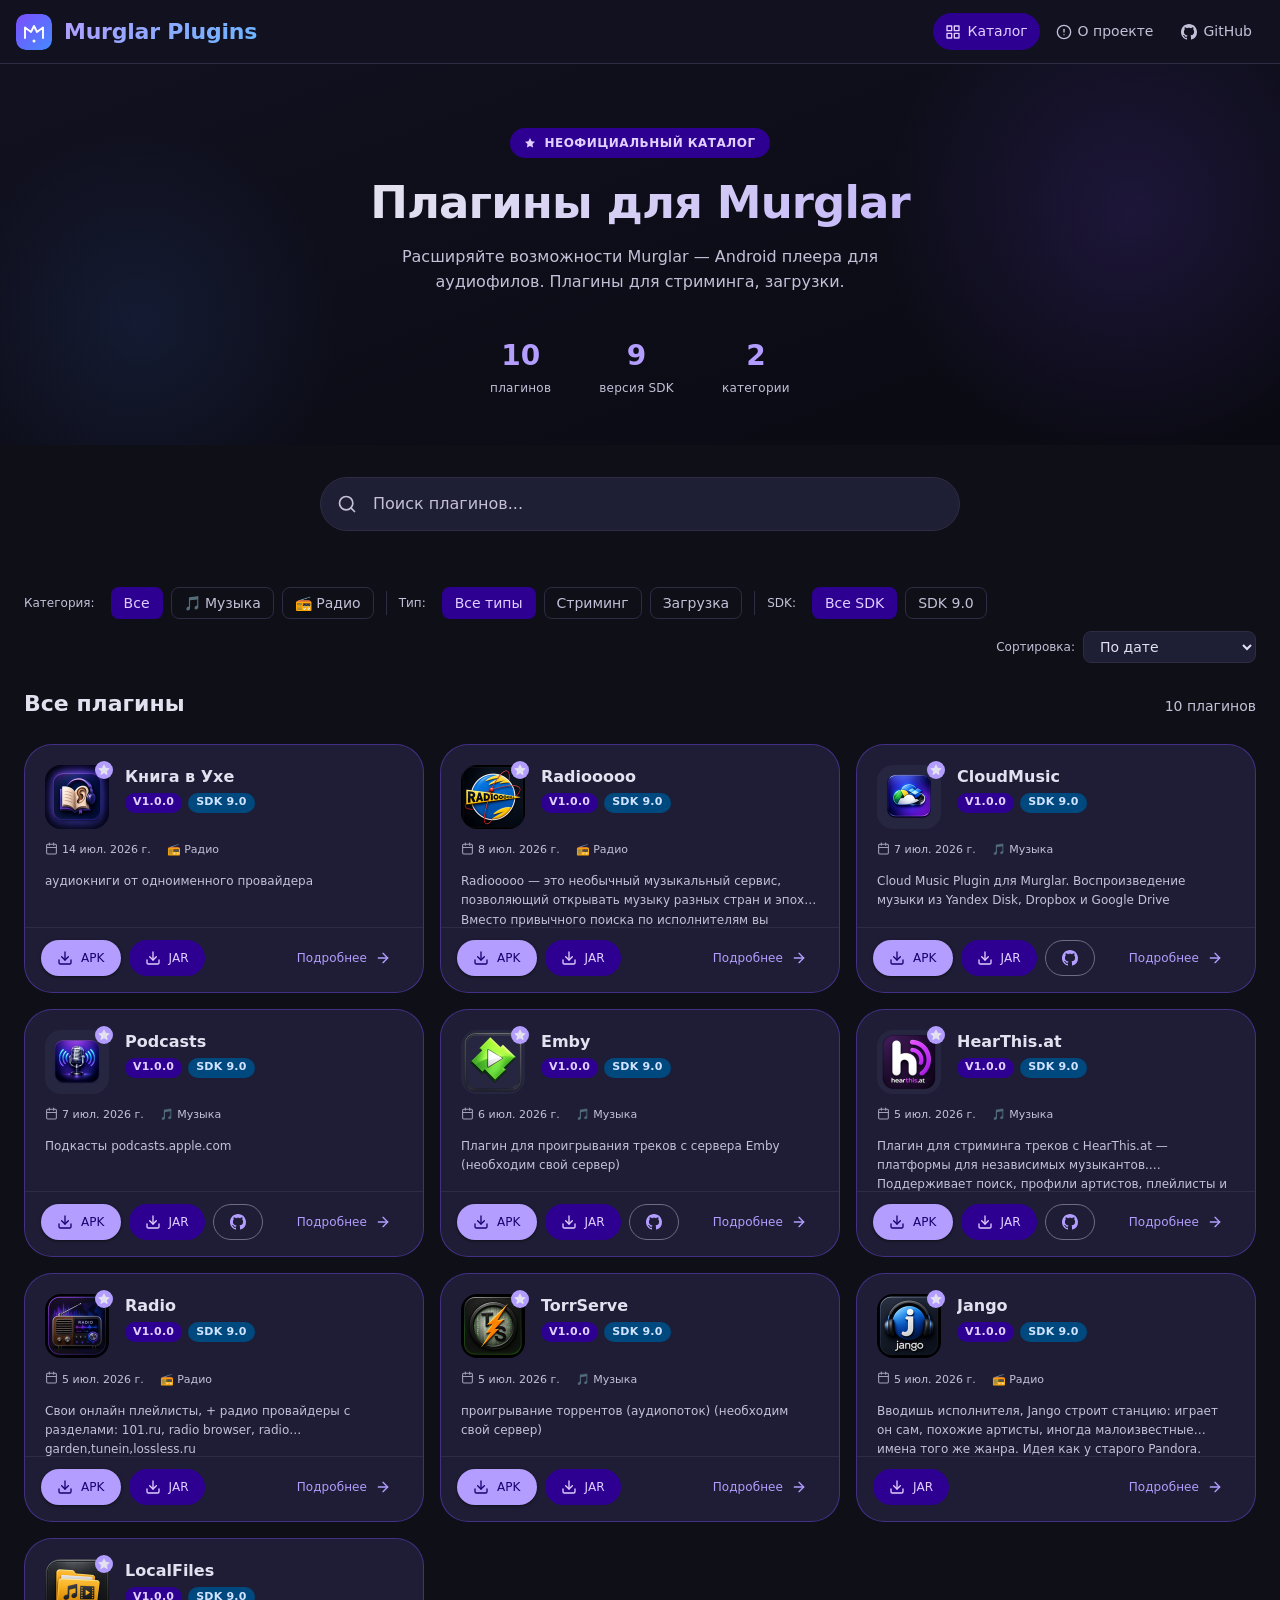
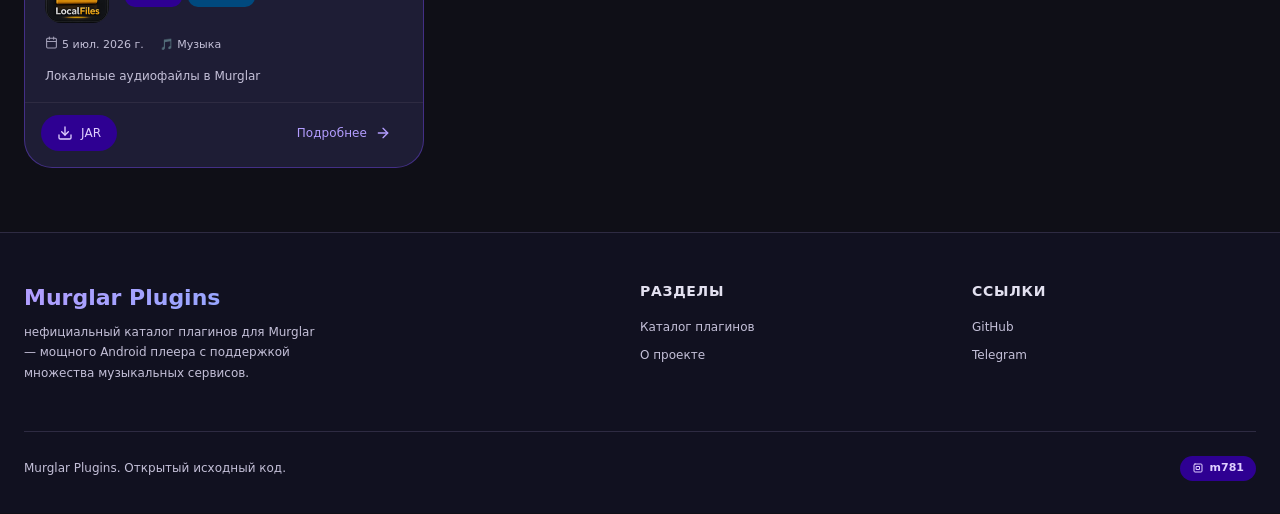
<file: index.html>
<!DOCTYPE html>
<html lang="ru" data-theme="dark">
<head>
  <meta charset="UTF-8">
  <meta name="viewport" content="width=device-width, initial-scale=1.0">
  <meta name="description" content="Каталог плагинов для Android музыкального плеера Murglar.">
  <meta name="theme-color" content="#7C4DFF">
  <meta name="color-scheme" content="dark">

  <!-- Open Graph -->
  <meta property="og:type" content="website">
  <meta property="og:title" content="Murglar Plugins — Каталог плагинов">
  <meta property="og:description" content="неофициальный каталог плагинов для Android музыкального плеера Murglar.">
  <meta property="og:image" content="assets/icons/icon-512.svg">

  <!-- PWA -->
  <link rel="manifest" href="manifest.json">
  <link rel="icon" type="image/svg+xml" href="assets/logo.svg">
  <link rel="apple-touch-icon" href="assets/icons/icon-192.svg">

  <title>Murglar Plugins — Каталог плагинов</title>

  <link rel="stylesheet" href="css/material.css">
  <link rel="stylesheet" href="css/style.css">
  <link rel="stylesheet" href="css/responsive.css">
</head>
<body>

<!-- Loading overlay -->
<div id="loading" class="loading-overlay" aria-hidden="true">
  <img src="assets/logo.svg" alt="Murglar" class="loading-logo">
  <div class="loading-bar linear-progress">
    <div class="linear-progress-bar"></div>
  </div>
</div>

<div class="page-wrapper">

  <!-- ─── NAVIGATION ─── -->
  <header>
    <nav class="nav" role="navigation" aria-label="Главная навигация">
      <div class="nav-inner">
        <a href="index.html" class="nav-brand" aria-label="Murglar Plugins — главная">
          <img src="assets/logo.svg" alt="" class="nav-logo" width="36" height="36">
          <span class="nav-title">Murglar Plugins</span>
        </a>

        <div class="nav-spacer"></div>

        <div class="nav-links" role="list">
          <a href="index.html" class="nav-link" role="listitem">
            <svg width="16" height="16" viewBox="0 0 24 24" fill="none" stroke="currentColor" stroke-width="2" stroke-linecap="round" stroke-linejoin="round"><rect x="3" y="3" width="7" height="7"/><rect x="14" y="3" width="7" height="7"/><rect x="3" y="14" width="7" height="7"/><rect x="14" y="14" width="7" height="7"/></svg>
            Каталог
          </a>
          <a href="about.html" class="nav-link" role="listitem">
            <svg width="16" height="16" viewBox="0 0 24 24" fill="none" stroke="currentColor" stroke-width="2" stroke-linecap="round" stroke-linejoin="round"><circle cx="12" cy="12" r="10"/><line x1="12" y1="8" x2="12" y2="12"/><line x1="12" y1="16" x2="12.01" y2="16"/></svg>
            О проекте
          </a>
          <a href="https://github.com/myxa781" class="nav-link" target="_blank" rel="noopener" role="listitem">
            <svg width="16" height="16" viewBox="0 0 24 24" fill="currentColor"><path d="M12 0C5.37 0 0 5.37 0 12c0 5.31 3.435 9.795 8.205 11.385.6.105.825-.255.825-.57 0-.285-.015-1.23-.015-2.235-3.015.555-3.795-.735-4.035-1.41-.135-.345-.72-1.41-1.23-1.695-.42-.225-1.02-.78-.015-.795.945-.015 1.62.87 1.845 1.23 1.08 1.815 2.805 1.305 3.495.99.105-.78.42-1.305.765-1.605-2.67-.3-5.46-1.335-5.46-5.925 0-1.305.465-2.385 1.23-3.225-.12-.3-.54-1.53.12-3.18 0 0 1.005-.315 3.3 1.23.96-.27 1.98-.405 3-.405s2.04.135 3 .405c2.295-1.56 3.3-1.23 3.3-1.23.66 1.65.24 2.88.12 3.18.765.84 1.23 1.905 1.23 3.225 0 4.605-2.805 5.625-5.475 5.925.435.375.81 1.095.81 2.22 0 1.605-.015 2.895-.015 3.3 0 .315.225.69.825.57A12.02 12.02 0 0 0 24 12c0-6.63-5.37-12-12-12z"/></svg>
            GitHub
          </a>
        </div>

        <!-- Mobile menu button -->
        <button
          id="nav-menu-btn"
          class="icon-btn nav-menu-btn"
          aria-label="Открыть меню"
          aria-expanded="false"
          aria-controls="nav-drawer"
        >
          <svg width="22" height="22" viewBox="0 0 24 24" fill="none" stroke="currentColor" stroke-width="2" stroke-linecap="round"><line x1="3" y1="6" x2="21" y2="6"/><line x1="3" y1="12" x2="21" y2="12"/><line x1="3" y1="18" x2="21" y2="18"/></svg>
        </button>
      </div>
    </nav>

    <!-- Mobile Nav Drawer -->
    <div id="nav-drawer-overlay" class="nav-drawer-overlay" aria-hidden="true"></div>
    <div id="nav-drawer" class="nav-drawer" role="dialog" aria-label="Меню навигации" aria-modal="true">
      <a href="index.html" class="nav-link">
        <svg width="18" height="18" viewBox="0 0 24 24" fill="none" stroke="currentColor" stroke-width="2" stroke-linecap="round" stroke-linejoin="round"><rect x="3" y="3" width="7" height="7"/><rect x="14" y="3" width="7" height="7"/><rect x="3" y="14" width="7" height="7"/><rect x="14" y="14" width="7" height="7"/></svg>
        Каталог
      </a>
      <a href="about.html" class="nav-link">
        <svg width="18" height="18" viewBox="0 0 24 24" fill="none" stroke="currentColor" stroke-width="2" stroke-linecap="round" stroke-linejoin="round"><circle cx="12" cy="12" r="10"/><line x1="12" y1="8" x2="12" y2="12"/><line x1="12" y1="16" x2="12.01" y2="16"/></svg>
        О проекте
      </a>
      <a href="https://github.com/myxa781" class="nav-link" target="_blank" rel="noopener">
        <svg width="18" height="18" viewBox="0 0 24 24" fill="currentColor"><path d="M12 0C5.37 0 0 5.37 0 12c0 5.31 3.435 9.795 8.205 11.385.6.105.825-.255.825-.57 0-.285-.015-1.23-.015-2.235-3.015.555-3.795-.735-4.035-1.41-.135-.345-.72-1.41-1.23-1.695-.42-.225-1.02-.78-.015-.795.945-.015 1.62.87 1.845 1.23 1.08 1.815 2.805 1.305 3.495.99.105-.78.42-1.305.765-1.605-2.67-.3-5.46-1.335-5.46-5.925 0-1.305.465-2.385 1.23-3.225-.12-.3-.54-1.53.12-3.18 0 0 1.005-.315 3.3 1.23.96-.27 1.98-.405 3-.405s2.04.135 3 .405c2.295-1.56 3.3-1.23 3.3-1.23.66 1.65.24 2.88.12 3.18.765.84 1.23 1.905 1.23 3.225 0 4.605-2.805 5.625-5.475 5.925.435.375.81 1.095.81 2.22 0 1.605-.015 2.895-.015 3.3 0 .315.225.69.825.57A12.02 12.02 0 0 0 24 12c0-6.63-5.37-12-12-12z"/></svg>
        GitHub
      </a>
      <a href="https://t.me/murglar" class="nav-link" target="_blank" rel="noopener">
        <svg width="18" height="18" viewBox="0 0 24 24" fill="currentColor"><path d="M11.944 0A12 12 0 0 0 0 12a12 12 0 0 0 12 12 12 12 0 0 0 12-12A12 12 0 0 0 12 0a12 12 0 0 0-.056 0zm4.962 7.224c.1-.002.321.023.465.14a.506.506 0 0 1 .171.325c.016.093.036.306.02.472-.18 1.898-.962 6.502-1.36 8.627-.168.9-.499 1.201-.82 1.23-.696.065-1.225-.46-1.9-.902-1.056-.693-1.653-1.124-2.678-1.8-1.185-.78-.417-1.21.258-1.91.177-.184 3.247-2.977 3.307-3.23.007-.032.014-.15-.056-.212s-.174-.041-.249-.024c-.106.024-1.793 1.14-5.061 3.345-.48.33-.913.49-1.302.48-.428-.008-1.252-.241-1.865-.44-.752-.245-1.349-.374-1.297-.789.027-.216.325-.437.893-.663 3.498-1.524 5.83-2.529 6.998-3.014 3.332-1.386 4.025-1.627 4.476-1.635z"/></svg>
        Telegram
      </a>
    </div>
  </header>

  <!-- ─── CONTENT ─── -->
  <main class="content-area">

    <!-- HERO -->
    <section class="hero" aria-labelledby="hero-title">
      <div class="container hero-inner">
        <div class="hero-eyebrow">
          <svg width="12" height="12" viewBox="0 0 24 24" fill="currentColor"><polygon points="12 2 15.09 8.26 22 9.27 17 14.14 18.18 21.02 12 17.77 5.82 21.02 7 14.14 2 9.27 8.91 8.26 12 2"/></svg>
          неофициальный каталог
        </div>
        <h1 id="hero-title" class="hero-title">Плагины для Murglar</h1>
        <p class="hero-sub">
          Расширяйте возможности Murglar — Android плеера для аудиофилов.
          Плагины для стриминга, загрузки.
        </p>
        <div class="hero-stats" role="list">
          <div class="hero-stat" role="listitem">
            <div class="hero-stat-value" id="stat-plugins">—</div>
            <div class="hero-stat-label">плагинов</div>
          </div>
          <div class="hero-stat" role="listitem">
            <div class="hero-stat-value" id="stat-sdk">—</div>
            <div class="hero-stat-label">версия SDK</div>
          </div>
          <div class="hero-stat" role="listitem">
            <div class="hero-stat-value" id="stat-sources">—</div>
            <div class="hero-stat-label">категории</div>
          </div>
        </div>
      </div>
    </section>

    <!-- SEARCH -->
    <section class="search-section" aria-label="Поиск плагинов">
      <div class="container">
        <div class="search-bar" role="search">
          <div class="search-input-wrap">
            <span class="search-icon" aria-hidden="true">
              <svg width="20" height="20" viewBox="0 0 24 24" fill="none" stroke="currentColor" stroke-width="2" stroke-linecap="round" stroke-linejoin="round"><circle cx="11" cy="11" r="8"/><line x1="21" y1="21" x2="16.65" y2="16.65"/></svg>
            </span>
            <input
              id="search-input"
              type="search"
              class="search-input"
              placeholder="Поиск плагинов..."
              autocomplete="off"
              autocorrect="off"
              spellcheck="false"
              aria-label="Поиск плагинов"
              aria-describedby="results-count"
            >
            <button
              id="search-clear"
              class="search-clear icon-btn"
              aria-label="Очистить поиск"
              title="Очистить"
            >
              <svg width="18" height="18" viewBox="0 0 24 24" fill="none" stroke="currentColor" stroke-width="2" stroke-linecap="round" stroke-linejoin="round"><line x1="18" y1="6" x2="6" y2="18"/><line x1="6" y1="6" x2="18" y2="18"/></svg>
            </button>
          </div>
          <p class="search-results-count" id="results-count" aria-live="polite" aria-atomic="true"></p>
        </div>
      </div>
    </section>

    <!-- FILTERS -->
    <section class="filters-section" aria-label="Фильтры">
      <div class="container">
        <div class="filters-inner">
          <span class="filters-label" id="category-label">Категория:</span>
          <div
            id="chips-category"
            class="chips-row"
            role="radiogroup"
            aria-labelledby="category-label"
          >
            <!-- Chips generated by JS -->
          </div>

          <div class="filter-divider" aria-hidden="true"></div>

          <span class="filters-label" id="type-label">Тип:</span>
          <div
            id="chips-type"
            class="chips-row"
            role="radiogroup"
            aria-labelledby="type-label"
          >
            <!-- Chips generated by JS -->
          </div>

          <div class="filter-divider" aria-hidden="true"></div>

          <span class="filters-label" id="sdk-label">SDK:</span>
          <div
            id="chips-sdk"
            class="chips-row"
            role="radiogroup"
            aria-labelledby="sdk-label"
          >
            <!-- SDK chips generated by JS -->
          </div>

          <div class="sort-select-wrap">
            <label class="sort-label" for="sort-select">Сортировка:</label>
            <select id="sort-select" class="sort-select" aria-label="Сортировка плагинов">
              <option value="date">По дате</option>
              <option value="name">По названию А–Я</option>
              <option value="name_desc">По названию Я–А</option>
              <option value="version">По версии</option>
              <option value="sdk">По SDK</option>
            </select>
          </div>
        </div>
      </div>
    </section>

    <!-- CATALOG -->
    <section class="catalog-section" aria-labelledby="catalog-title">
      <div class="container">
        <div class="section-header">
          <h2 id="catalog-title" class="section-title">Все плагины</h2>
          <span class="section-count" id="section-count" aria-live="polite"></span>
        </div>
        <div
          id="plugins-grid"
          class="plugins-grid"
          role="list"
          aria-label="Список плагинов"
        >
          <!-- Plugin cards generated by JS -->
        </div>
      </div>
    </section>

  </main>

  <!-- ─── FOOTER ─── -->
  <footer class="footer">
    <div class="container">
      <div class="footer-inner">
        <div class="footer-brand">
          <div class="footer-brand-title">Murglar Plugins</div>
          <p class="footer-brand-desc">
            нефициальный каталог плагинов для Murglar — мощного Android плеера
            с поддержкой множества музыкальных сервисов.
          </p>
        </div>
        <div>
          <div class="footer-col-title">Разделы</div>
          <div class="footer-links">
            <a href="index.html" class="footer-link">Каталог плагинов</a>
            <a href="about.html" class="footer-link">О проекте</a>
            
          </div>
        </div>
        <div>
          <div class="footer-col-title">Ссылки</div>
          <div class="footer-links">
            <a href="https://github.com/myxa781" class="footer-link" target="_blank" rel="noopener">GitHub</a>
            <a href="https://t.me/murglardiscuss" class="footer-link" target="_blank" rel="noopener">Telegram</a>
          </div>
        </div>
      </div>
      <div class="footer-bottom">
        <p class="footer-copy">Murglar Plugins. Открытый исходный код.</p>
        <div class="footer-sdk">
          <span class="sdk-pill">
            <svg width="12" height="12" viewBox="0 0 24 24" fill="none" stroke="currentColor" stroke-width="2" stroke-linecap="round" stroke-linejoin="round"><rect x="4" y="4" width="16" height="16" rx="2"/><rect x="9" y="9" width="6" height="6"/></svg>
            m781
          </span>
        </div>
      </div>
    </div>
  </footer>

</div><!-- /page-wrapper -->

<!-- Scroll to top button -->
<button
  id="scroll-top"
  class="scroll-top"
  aria-label="Прокрутить наверх"
  title="Наверх"
>
  <svg width="20" height="20" viewBox="0 0 24 24" fill="none" stroke="currentColor" stroke-width="2" stroke-linecap="round" stroke-linejoin="round"><line x1="12" y1="19" x2="12" y2="5"/><polyline points="5 12 12 5 19 12"/></svg>
</button>

<!-- Screen reader live region -->
<div id="sr-live" aria-live="polite" aria-atomic="true" style="position:absolute;width:1px;height:1px;overflow:hidden;clip:rect(0,0,0,0)"></div>
<!--
<script>
  // Register Service Worker
  if ('serviceWorker' in navigator) {
    window.addEventListener('load', () => {
      navigator.serviceWorker.register('./sw.js').catch(() => {});
    });
  }
</script>
-->
<script type="module" src="js/app.js"></script>
</body>
</html>
</file>
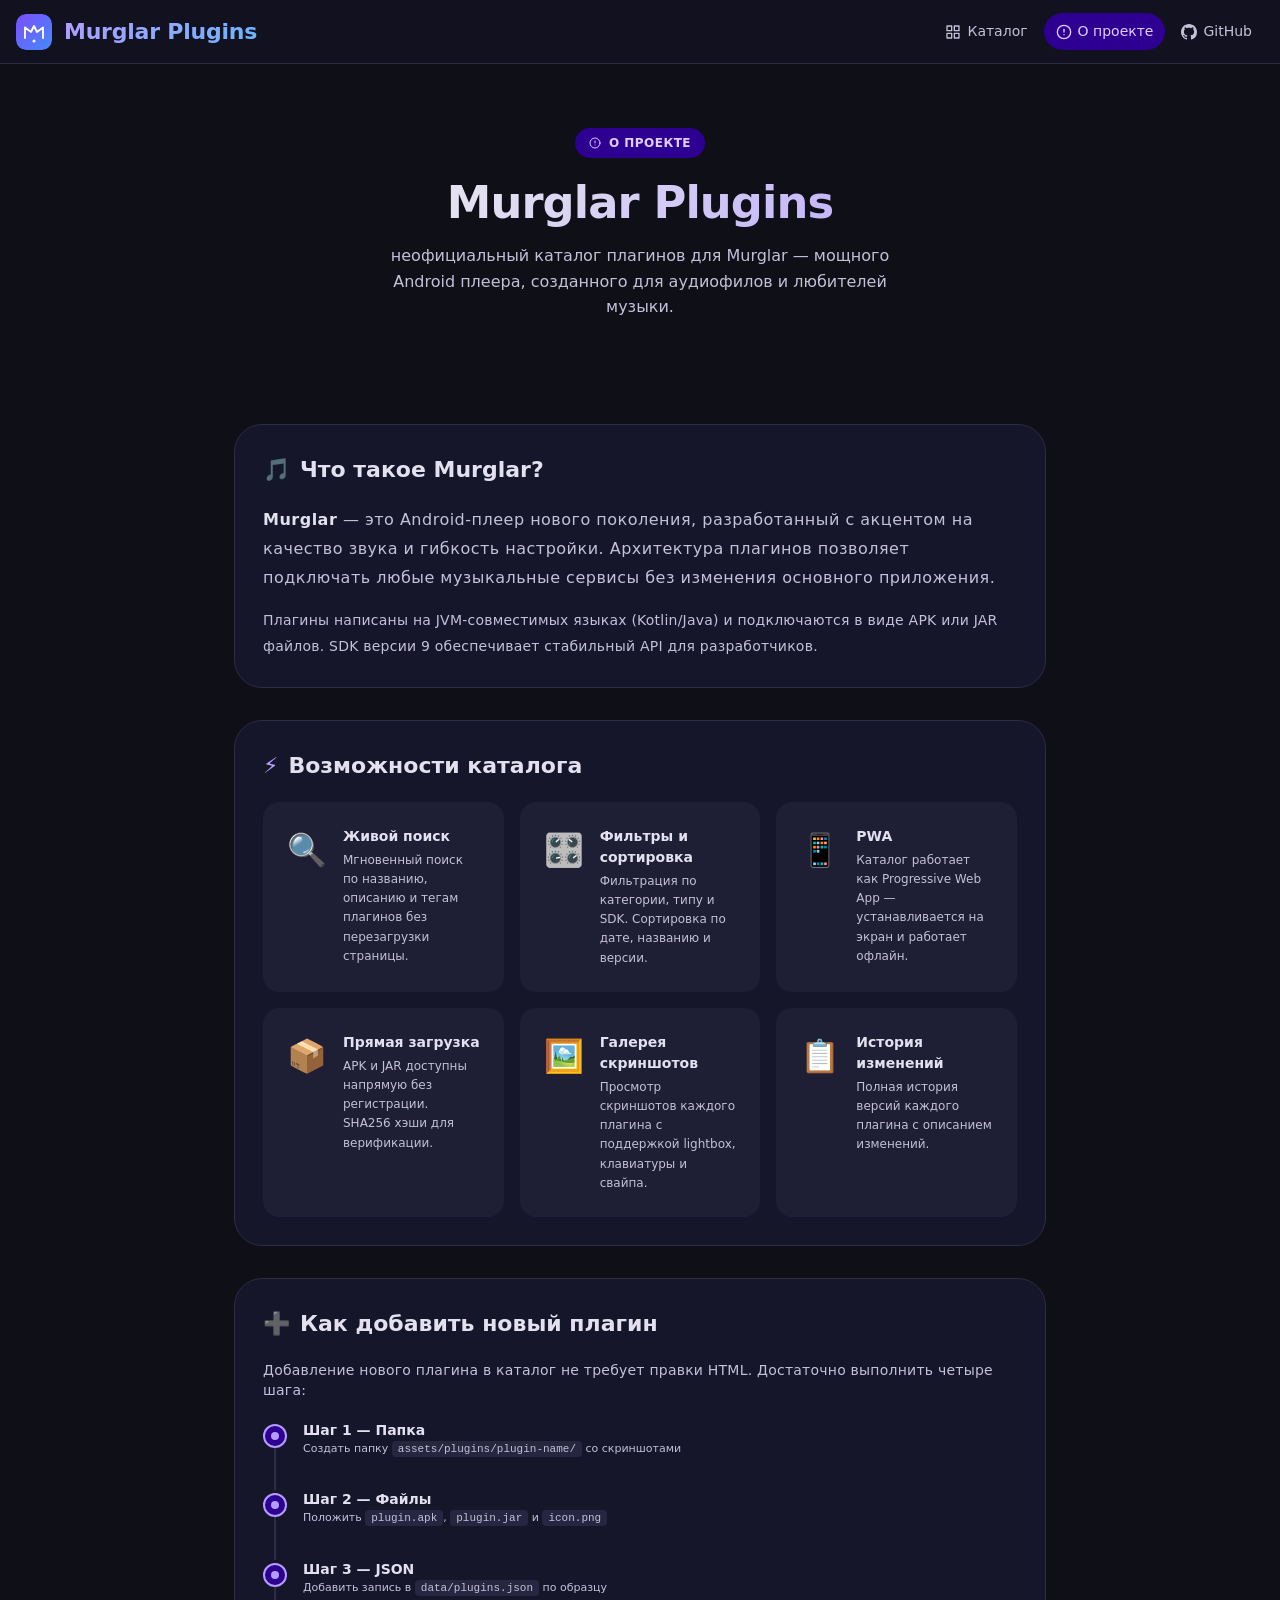
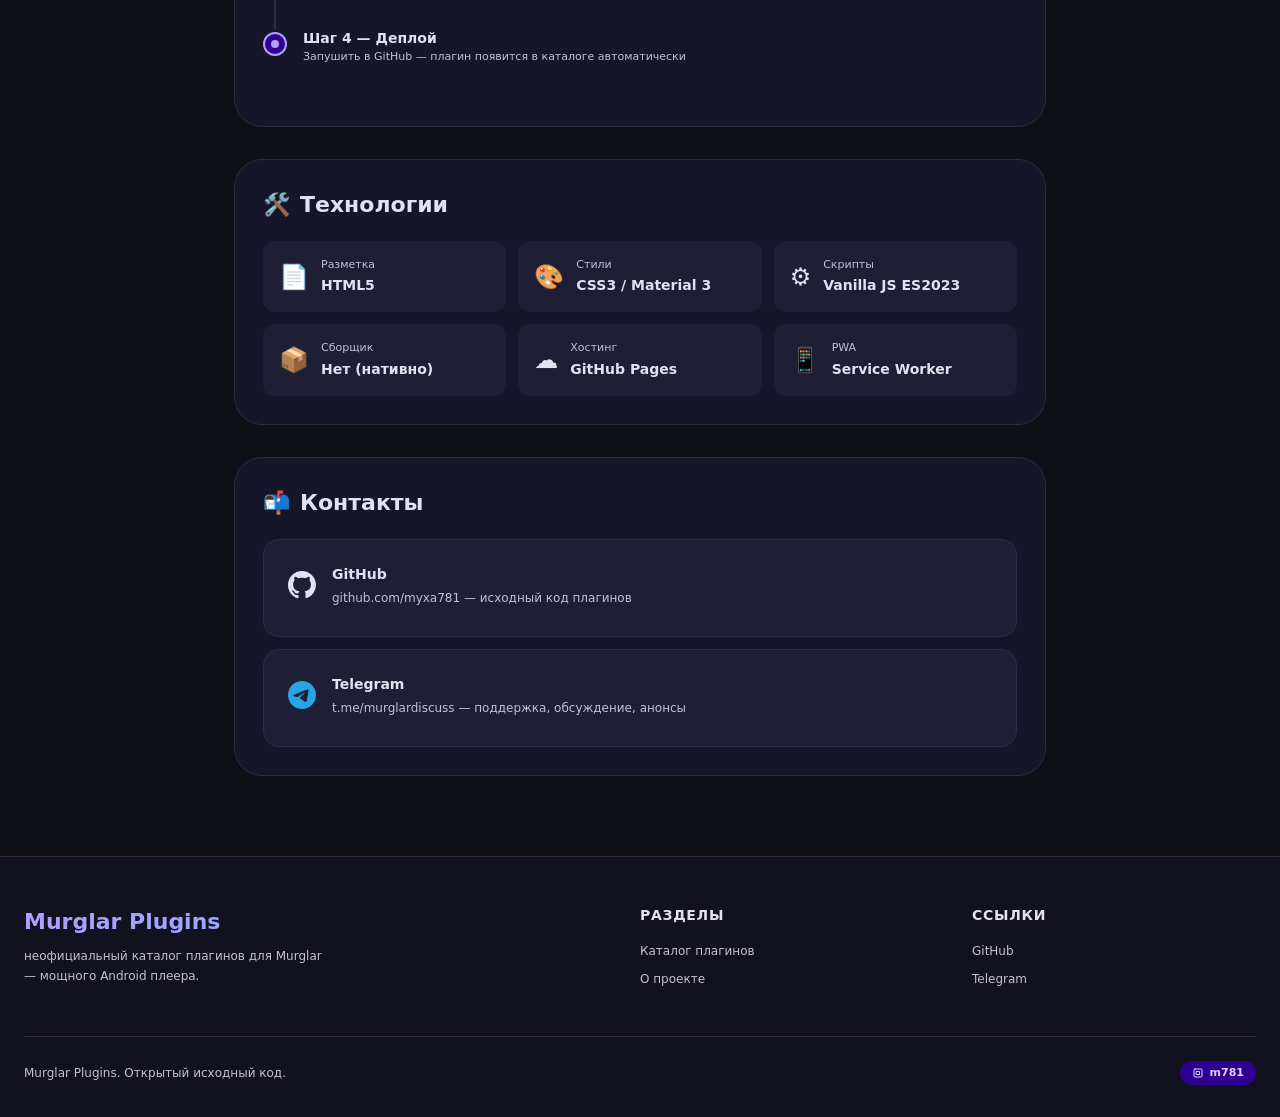
<file: about.html>
<!DOCTYPE html>
<html lang="ru" data-theme="dark">
<head>
  <meta charset="UTF-8">
  <meta name="viewport" content="width=device-width, initial-scale=1.0">
  <meta name="description" content="О проекте Murglar Plugins — неофициальный каталог плагинов для Android плеера Murglar.">
  <meta name="theme-color" content="#7C4DFF">
  <meta name="color-scheme" content="dark">
  <link rel="manifest" href="manifest.json">
  <link rel="icon" type="image/svg+xml" href="assets/logo.svg">
  <link rel="apple-touch-icon" href="assets/icons/icon-192.svg">
  <title>О проекте — Murglar Plugins</title>
  <link rel="stylesheet" href="css/material.css">
  <link rel="stylesheet" href="css/style.css">
  <link rel="stylesheet" href="css/responsive.css">
</head>
<body>
<div class="page-wrapper">

  <!-- ─── NAV ─── -->
  <header>
    <nav class="nav" role="navigation" aria-label="Главная навигация">
      <div class="nav-inner">
        <a href="index.html" class="nav-brand">
          <img src="assets/logo.svg" alt="" class="nav-logo" width="36" height="36">
          <span class="nav-title">Murglar Plugins</span>
        </a>
        <div class="nav-spacer"></div>
        <div class="nav-links" role="list">
          <a href="index.html" class="nav-link" role="listitem">
            <svg width="16" height="16" viewBox="0 0 24 24" fill="none" stroke="currentColor" stroke-width="2" stroke-linecap="round" stroke-linejoin="round"><rect x="3" y="3" width="7" height="7"/><rect x="14" y="3" width="7" height="7"/><rect x="3" y="14" width="7" height="7"/><rect x="14" y="14" width="7" height="7"/></svg>
            Каталог
          </a>
          <a href="about.html" class="nav-link active" role="listitem" aria-current="page">
            <svg width="16" height="16" viewBox="0 0 24 24" fill="none" stroke="currentColor" stroke-width="2" stroke-linecap="round" stroke-linejoin="round"><circle cx="12" cy="12" r="10"/><line x1="12" y1="8" x2="12" y2="12"/><line x1="12" y1="16" x2="12.01" y2="16"/></svg>
            О проекте
          </a>
          <a href="https://github.com/myxa781" class="nav-link" target="_blank" rel="noopener" role="listitem">
            <svg width="16" height="16" viewBox="0 0 24 24" fill="currentColor"><path d="M12 0C5.37 0 0 5.37 0 12c0 5.31 3.435 9.795 8.205 11.385.6.105.825-.255.825-.57 0-.285-.015-1.23-.015-2.235-3.015.555-3.795-.735-4.035-1.41-.135-.345-.72-1.41-1.23-1.695-.42-.225-1.02-.78-.015-.795.945-.015 1.62.87 1.845 1.23 1.08 1.815 2.805 1.305 3.495.99.105-.78.42-1.305.765-1.605-2.67-.3-5.46-1.335-5.46-5.925 0-1.305.465-2.385 1.23-3.225-.12-.3-.54-1.53.12-3.18 0 0 1.005-.315 3.3 1.23.96-.27 1.98-.405 3-.405s2.04.135 3 .405c2.295-1.56 3.3-1.23 3.3-1.23.66 1.65.24 2.88.12 3.18.765.84 1.23 1.905 1.23 3.225 0 4.605-2.805 5.625-5.475 5.925.435.375.81 1.095.81 2.22 0 1.605-.015 2.895-.015 3.3 0 .315.225.69.825.57A12.02 12.02 0 0 0 24 12c0-6.63-5.37-12-12-12z"/></svg>
            GitHub
          </a>
        </div>
        <button id="nav-menu-btn" class="icon-btn nav-menu-btn" aria-label="Открыть меню" aria-expanded="false" aria-controls="nav-drawer">
          <svg width="22" height="22" viewBox="0 0 24 24" fill="none" stroke="currentColor" stroke-width="2" stroke-linecap="round"><line x1="3" y1="6" x2="21" y2="6"/><line x1="3" y1="12" x2="21" y2="12"/><line x1="3" y1="18" x2="21" y2="18"/></svg>
        </button>
      </div>
    </nav>
    <div id="nav-drawer-overlay" class="nav-drawer-overlay" aria-hidden="true"></div>
    <div id="nav-drawer" class="nav-drawer" role="dialog" aria-label="Меню навигации" aria-modal="true">
      <a href="index.html" class="nav-link">
        <svg width="18" height="18" viewBox="0 0 24 24" fill="none" stroke="currentColor" stroke-width="2" stroke-linecap="round" stroke-linejoin="round"><rect x="3" y="3" width="7" height="7"/><rect x="14" y="3" width="7" height="7"/><rect x="3" y="14" width="7" height="7"/><rect x="14" y="14" width="7" height="7"/></svg>
        Каталог
      </a>
      <a href="about.html" class="nav-link active" aria-current="page">
        <svg width="18" height="18" viewBox="0 0 24 24" fill="none" stroke="currentColor" stroke-width="2" stroke-linecap="round" stroke-linejoin="round"><circle cx="12" cy="12" r="10"/><line x1="12" y1="8" x2="12" y2="12"/><line x1="12" y1="16" x2="12.01" y2="16"/></svg>
        О проекте
      </a>
      <a href="https://github.com/myxa781" class="nav-link" target="_blank" rel="noopener">
        <svg width="18" height="18" viewBox="0 0 24 24" fill="currentColor"><path d="M12 0C5.37 0 0 5.37 0 12c0 5.31 3.435 9.795 8.205 11.385.6.105.825-.255.825-.57 0-.285-.015-1.23-.015-2.235-3.015.555-3.795-.735-4.035-1.41-.135-.345-.72-1.41-1.23-1.695-.42-.225-1.02-.78-.015-.795.945-.015 1.62.87 1.845 1.23 1.08 1.815 2.805 1.305 3.495.99.105-.78.42-1.305.765-1.605-2.67-.3-5.46-1.335-5.46-5.925 0-1.305.465-2.385 1.23-3.225-.12-.3-.54-1.53.12-3.18 0 0 1.005-.315 3.3 1.23.96-.27 1.98-.405 3-.405s2.04.135 3 .405c2.295-1.56 3.3-1.23 3.3-1.23.66 1.65.24 2.88.12 3.18.765.84 1.23 1.905 1.23 3.225 0 4.605-2.805 5.625-5.475 5.925.435.375.81 1.095.81 2.22 0 1.605-.015 2.895-.015 3.3 0 .315.225.69.825.57A12.02 12.02 0 0 0 24 12c0-6.63-5.37-12-12-12z"/></svg>
        GitHub
      </a>
    </div>
  </header>

  <!-- ─── CONTENT ─── -->
  <main class="content-area page-transition-enter">
    <div class="container-narrow">

      <!-- HERO -->
      <section class="about-hero" aria-labelledby="about-title">
        <div class="hero-eyebrow" style="display:inline-flex;margin-bottom:20px">
          <svg width="12" height="12" viewBox="0 0 24 24" fill="none" stroke="currentColor" stroke-width="2" stroke-linecap="round" stroke-linejoin="round"><circle cx="12" cy="12" r="10"/><line x1="12" y1="8" x2="12" y2="12"/><line x1="12" y1="16" x2="12.01" y2="16"/></svg>
          О проекте
        </div>
        <h1 id="about-title" class="hero-title" style="font-size:clamp(1.75rem,4vw,2.8rem)">Murglar Plugins</h1>
        <p class="hero-sub">
          неофициальный каталог плагинов для Murglar — мощного Android плеера,
          созданного для аудиофилов и любителей музыки.
        </p>
      </section>

      <!-- SECTIONS -->
      <div class="about-sections">

        <!-- Что такое Murglar -->
        <section class="plugin-section" aria-labelledby="about-murglar">
          <h2 id="about-murglar" class="plugin-section-title">
            <span class="plugin-section-title-icon">🎵</span>
            Что такое Murglar?
          </h2>
          <p class="body-large" style="color:var(--m3-on-surface-variant);line-height:1.8;margin-bottom:16px">
            <strong style="color:var(--m3-on-surface)">Murglar</strong> — это Android-плеер нового поколения,
            разработанный с акцентом на качество звука и гибкость настройки.
            Архитектура плагинов позволяет подключать любые музыкальные сервисы
            без изменения основного приложения.
          </p>
          <p class="body-medium" style="color:var(--m3-on-surface-variant);line-height:1.8">
            Плагины написаны на JVM-совместимых языках (Kotlin/Java) и подключаются
            в виде APK или JAR файлов. SDK версии 9 обеспечивает стабильный API
            для разработчиков.
          </p>
        </section>

        <!-- Возможности каталога -->
        <section class="plugin-section" aria-labelledby="about-catalog">
          <h2 id="about-catalog" class="plugin-section-title">
            <span class="plugin-section-title-icon">⚡</span>
            Возможности каталога
          </h2>
          <div class="info-grid">
            <div class="info-card">
              <div class="info-card-icon">🔍</div>
              <div>
                <div class="info-card-title">Живой поиск</div>
                <div class="info-card-text">Мгновенный поиск по названию, описанию и тегам плагинов без перезагрузки страницы.</div>
              </div>
            </div>
            <div class="info-card">
              <div class="info-card-icon">🎛️</div>
              <div>
                <div class="info-card-title">Фильтры и сортировка</div>
                <div class="info-card-text">Фильтрация по категории, типу и SDK. Сортировка по дате, названию и версии.</div>
              </div>
            </div>
            <div class="info-card">
              <div class="info-card-icon">📱</div>
              <div>
                <div class="info-card-title">PWA</div>
                <div class="info-card-text">Каталог работает как Progressive Web App — устанавливается на экран и работает офлайн.</div>
              </div>
            </div>
            <div class="info-card">
              <div class="info-card-icon">📦</div>
              <div>
                <div class="info-card-title">Прямая загрузка</div>
                <div class="info-card-text">APK и JAR доступны напрямую без регистрации. SHA256 хэши для верификации.</div>
              </div>
            </div>
            <div class="info-card">
              <div class="info-card-icon">🖼️</div>
              <div>
                <div class="info-card-title">Галерея скриншотов</div>
                <div class="info-card-text">Просмотр скриншотов каждого плагина с поддержкой lightbox, клавиатуры и свайпа.</div>
              </div>
            </div>
            <div class="info-card">
              <div class="info-card-icon">📋</div>
              <div>
                <div class="info-card-title">История изменений</div>
                <div class="info-card-text">Полная история версий каждого плагина с описанием изменений.</div>
              </div>
            </div>
          </div>
        </section>

        <!-- Как добавить плагин -->
        <section class="plugin-section" aria-labelledby="about-add">
          <h2 id="about-add" class="plugin-section-title">
            <span class="plugin-section-title-icon">➕</span>
            Как добавить новый плагин
          </h2>
          <p class="body-medium" style="color:var(--m3-on-surface-variant);margin-bottom:20px">
            Добавление нового плагина в каталог не требует правки HTML.
            Достаточно выполнить четыре шага:
          </p>
          <div class="changelog-list">
            <div class="changelog-item">
              <div class="changelog-dot"><div class="changelog-dot-inner"></div></div>
              <div class="changelog-body">
                <div class="changelog-version" style="font-family:inherit;font-size:.875rem">Шаг 1 — Папка</div>
                <div class="changelog-date">Создать папку <code style="background:var(--m3-surface-container-highest);padding:2px 6px;border-radius:4px;font-family:monospace">assets/plugins/plugin-name/</code> со скриншотами</div>
              </div>
            </div>
            <div class="changelog-item">
              <div class="changelog-dot"><div class="changelog-dot-inner"></div></div>
              <div class="changelog-body">
                <div class="changelog-version" style="font-family:inherit;font-size:.875rem">Шаг 2 — Файлы</div>
                <div class="changelog-date">Положить <code style="background:var(--m3-surface-container-highest);padding:2px 6px;border-radius:4px;font-family:monospace">plugin.apk</code>, <code style="background:var(--m3-surface-container-highest);padding:2px 6px;border-radius:4px;font-family:monospace">plugin.jar</code> и <code style="background:var(--m3-surface-container-highest);padding:2px 6px;border-radius:4px;font-family:monospace">icon.png</code></div>
              </div>
            </div>
            <div class="changelog-item">
              <div class="changelog-dot"><div class="changelog-dot-inner"></div></div>
              <div class="changelog-body">
                <div class="changelog-version" style="font-family:inherit;font-size:.875rem">Шаг 3 — JSON</div>
                <div class="changelog-date">Добавить запись в <code style="background:var(--m3-surface-container-highest);padding:2px 6px;border-radius:4px;font-family:monospace">data/plugins.json</code> по образцу</div>
              </div>
            </div>
            <div class="changelog-item" style="--last:1">
              <div class="changelog-dot"><div class="changelog-dot-inner"></div></div>
              <div class="changelog-body">
                <div class="changelog-version" style="font-family:inherit;font-size:.875rem">Шаг 4 — Деплой</div>
                <div class="changelog-date">Запушить в GitHub — плагин появится в каталоге автоматически</div>
              </div>
            </div>
          </div>
        </section>

        <!-- Технологии -->
        <section class="plugin-section" aria-labelledby="about-tech">
          <h2 id="about-tech" class="plugin-section-title">
            <span class="plugin-section-title-icon">🛠️</span>
            Технологии
          </h2>
          <div class="compat-grid">
            <div class="compat-item">
              <div class="compat-icon">📄</div>
              <div class="compat-info">
                <div class="compat-label">Разметка</div>
                <div class="compat-value">HTML5</div>
              </div>
            </div>
            <div class="compat-item">
              <div class="compat-icon">🎨</div>
              <div class="compat-info">
                <div class="compat-label">Стили</div>
                <div class="compat-value">CSS3 / Material 3</div>
              </div>
            </div>
            <div class="compat-item">
              <div class="compat-icon">⚙️</div>
              <div class="compat-info">
                <div class="compat-label">Скрипты</div>
                <div class="compat-value">Vanilla JS ES2023</div>
              </div>
            </div>
            <div class="compat-item">
              <div class="compat-icon">📦</div>
              <div class="compat-info">
                <div class="compat-label">Сборщик</div>
                <div class="compat-value">Нет (нативно)</div>
              </div>
            </div>
            <div class="compat-item">
              <div class="compat-icon">☁️</div>
              <div class="compat-info">
                <div class="compat-label">Хостинг</div>
                <div class="compat-value">GitHub Pages</div>
              </div>
            </div>
            <div class="compat-item">
              <div class="compat-icon">📱</div>
              <div class="compat-info">
                <div class="compat-label">PWA</div>
                <div class="compat-value">Service Worker</div>
              </div>
            </div>
          </div>
        </section>

        <!-- Контакты -->
        <section class="plugin-section" aria-labelledby="about-contacts">
          <h2 id="about-contacts" class="plugin-section-title">
            <span class="plugin-section-title-icon">📬</span>
            Контакты
          </h2>
          <div style="display:flex;flex-direction:column;gap:12px">
            <a href="https://github.com/myxa781" class="info-card" target="_blank" rel="noopener"
               style="text-decoration:none;transition:border-color .15s ease;border:1px solid var(--m3-outline-variant)"
               onmouseover="this.style.borderColor='var(--m3-primary)'"
               onmouseout="this.style.borderColor='var(--m3-outline-variant)'">
              <div class="info-card-icon">
                <svg width="28" height="28" viewBox="0 0 24 24" fill="currentColor" style="color:var(--m3-on-surface)"><path d="M12 0C5.37 0 0 5.37 0 12c0 5.31 3.435 9.795 8.205 11.385.6.105.825-.255.825-.57 0-.285-.015-1.23-.015-2.235-3.015.555-3.795-.735-4.035-1.41-.135-.345-.72-1.41-1.23-1.695-.42-.225-1.02-.78-.015-.795.945-.015 1.62.87 1.845 1.23 1.08 1.815 2.805 1.305 3.495.99.105-.78.42-1.305.765-1.605-2.67-.3-5.46-1.335-5.46-5.925 0-1.305.465-2.385 1.23-3.225-.12-.3-.54-1.53.12-3.18 0 0 1.005-.315 3.3 1.23.96-.27 1.98-.405 3-.405s2.04.135 3 .405c2.295-1.56 3.3-1.23 3.3-1.23.66 1.65.24 2.88.12 3.18.765.84 1.23 1.905 1.23 3.225 0 4.605-2.805 5.625-5.475 5.925.435.375.81 1.095.81 2.22 0 1.605-.015 2.895-.015 3.3 0 .315.225.69.825.57A12.02 12.02 0 0 0 24 12c0-6.63-5.37-12-12-12z"/></svg>
              </div>
              <div>
                <div class="info-card-title">GitHub</div>
                <div class="info-card-text">github.com/myxa781 — исходный код плагинов</div>
              </div>
            </a>
            <a href="https://t.me/murglar" class="info-card" target="_blank" rel="noopener"
               style="text-decoration:none;transition:border-color .15s ease;border:1px solid var(--m3-outline-variant)"
               onmouseover="this.style.borderColor='var(--m3-primary)'"
               onmouseout="this.style.borderColor='var(--m3-outline-variant)'">
              <div class="info-card-icon">
                <svg width="28" height="28" viewBox="0 0 24 24" fill="currentColor" style="color:#26A5E4"><path d="M11.944 0A12 12 0 0 0 0 12a12 12 0 0 0 12 12 12 12 0 0 0 12-12A12 12 0 0 0 12 0a12 12 0 0 0-.056 0zm4.962 7.224c.1-.002.321.023.465.14a.506.506 0 0 1 .171.325c.016.093.036.306.02.472-.18 1.898-.962 6.502-1.36 8.627-.168.9-.499 1.201-.82 1.23-.696.065-1.225-.46-1.9-.902-1.056-.693-1.653-1.124-2.678-1.8-1.185-.78-.417-1.21.258-1.91.177-.184 3.247-2.977 3.307-3.23.007-.032.014-.15-.056-.212s-.174-.041-.249-.024c-.106.024-1.793 1.14-5.061 3.345-.48.33-.913.49-1.302.48-.428-.008-1.252-.241-1.865-.44-.752-.245-1.349-.374-1.297-.789.027-.216.325-.437.893-.663 3.498-1.524 5.83-2.529 6.998-3.014 3.332-1.386 4.025-1.627 4.476-1.635z"/></svg>
              </div>
              <div>
                <div class="info-card-title">Telegram</div>
                <div class="info-card-text">t.me/murglardiscuss — поддержка, обсуждение, анонсы</div>
              </div>
            </a>
          </div>
        </section>

      </div>
    </div>
  </main>

  <!-- ─── FOOTER ─── -->
  <footer class="footer">
    <div class="container">
      <div class="footer-inner">
        <div class="footer-brand">
          <div class="footer-brand-title">Murglar Plugins</div>
          <p class="footer-brand-desc">неофициальный каталог плагинов для Murglar — мощного Android плеера.</p>
        </div>
        <div>
          <div class="footer-col-title">Разделы</div>
          <div class="footer-links">
            <a href="index.html" class="footer-link">Каталог плагинов</a>
            <a href="about.html" class="footer-link">О проекте</a>
          </div>
        </div>
        <div>
          <div class="footer-col-title">Ссылки</div>
          <div class="footer-links">
            <a href="https://github.com/myxa781" class="footer-link" target="_blank" rel="noopener">GitHub</a>
            <a href="https://t.me/murglardiscuss" class="footer-link" target="_blank" rel="noopener">Telegram</a>
          </div>
        </div>
      </div>
      <div class="footer-bottom">
        <p class="footer-copy">Murglar Plugins. Открытый исходный код.</p>
        <div class="footer-sdk">
          <span class="sdk-pill">
            <svg width="12" height="12" viewBox="0 0 24 24" fill="none" stroke="currentColor" stroke-width="2" stroke-linecap="round" stroke-linejoin="round"><rect x="4" y="4" width="16" height="16" rx="2"/><rect x="9" y="9" width="6" height="6"/></svg>
            m781
          </span>
        </div>
      </div>
    </div>
  </footer>

</div>

<button id="scroll-top" class="scroll-top" aria-label="Прокрутить наверх" title="Наверх">
  <svg width="20" height="20" viewBox="0 0 24 24" fill="none" stroke="currentColor" stroke-width="2" stroke-linecap="round" stroke-linejoin="round"><line x1="12" y1="19" x2="12" y2="5"/><polyline points="5 12 12 5 19 12"/></svg>
</button>

<script>
  if ('serviceWorker' in navigator) {
    window.addEventListener('load', () => {
      navigator.serviceWorker.register('./sw.js').catch(() => {});
    });
  }
</script>

<script type="module">
  import { initScrollBehavior, initScrollTop, initNavDrawer } from './js/theme.js';
  document.addEventListener('DOMContentLoaded', () => {
    initScrollBehavior();
    initScrollTop();
    initNavDrawer();
  });
</script>
</body>
</html>
</file>
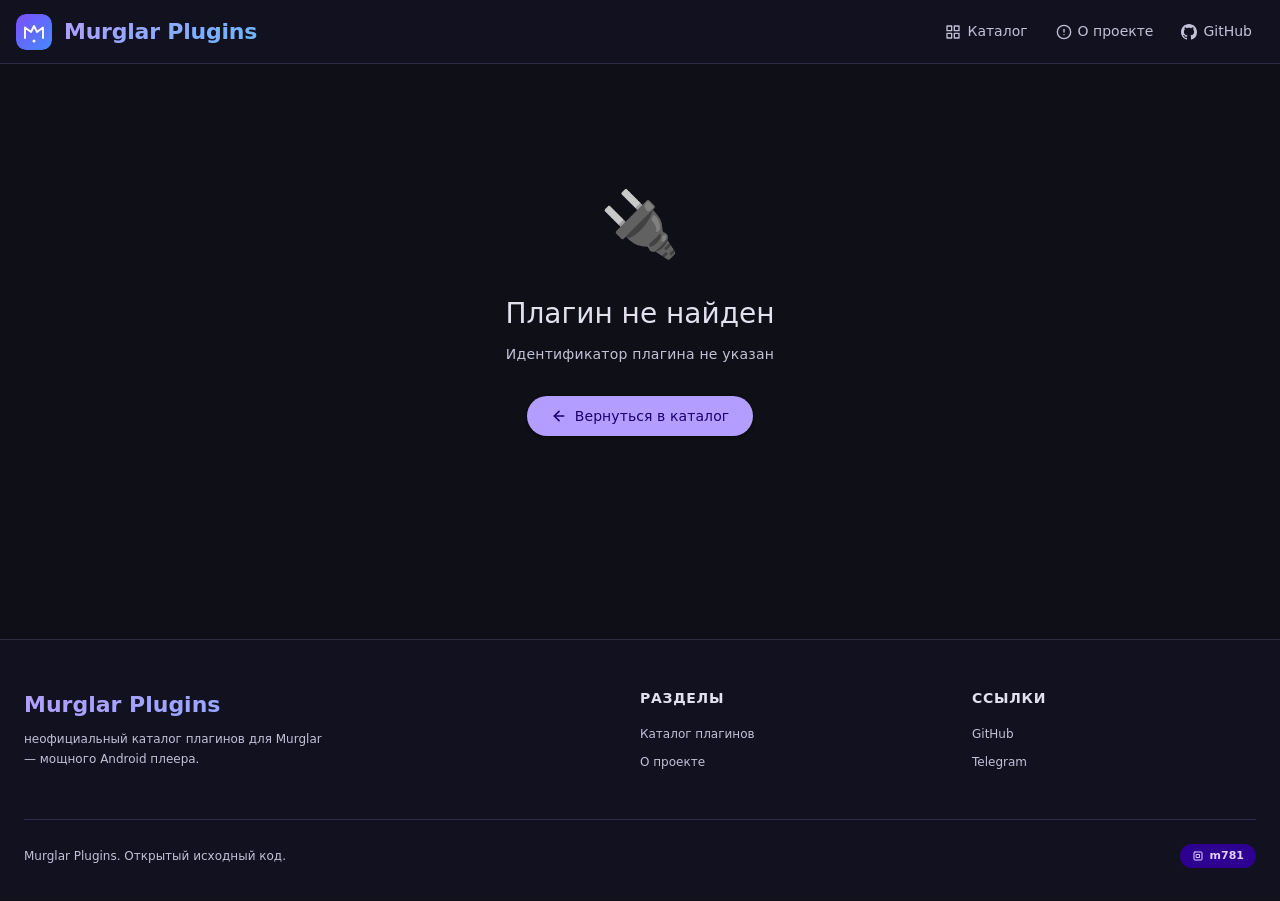
<file: plugin.html>
<!DOCTYPE html>
<html lang="ru" data-theme="dark">
<head>
  <meta charset="UTF-8">
  <meta name="viewport" content="width=device-width, initial-scale=1.0">
  <meta name="description" content="Подробная информация о плагине Murglar">
  <meta name="theme-color" content="#7C4DFF">
  <meta name="color-scheme" content="dark">

  <!-- Open Graph (updated by JS) -->
  <meta property="og:type" content="website">
  <meta property="og:title" content="Murglar Plugin">
  <meta property="og:description" content="Плагин для Android музыкального плеера Murglar.">

  <!-- PWA -->
  <link rel="manifest" href="manifest.json">
  <link rel="icon" type="image/svg+xml" href="assets/logo.svg">
  <link rel="apple-touch-icon" href="assets/icons/icon-192.svg">

  <title>Плагин — Murglar Plugins</title>

  <link rel="stylesheet" href="css/material.css">
  <link rel="stylesheet" href="css/style.css">
  <link rel="stylesheet" href="css/responsive.css">
</head>
<body>

<!-- Loading overlay -->
<div id="loading" class="loading-overlay" aria-hidden="true">
  <img src="assets/logo.svg" alt="Murglar" class="loading-logo">
  <div class="loading-bar linear-progress">
    <div class="linear-progress-bar"></div>
  </div>
</div>

<div class="page-wrapper">

  <!-- ─── NAVIGATION ─── -->
  <header>
    <nav class="nav" role="navigation" aria-label="Главная навигация">
      <div class="nav-inner">
        <a href="index.html" class="nav-brand" aria-label="Murglar Plugins — главная">
          <img src="assets/logo.svg" alt="" class="nav-logo" width="36" height="36">
          <span class="nav-title">Murglar Plugins</span>
        </a>
        <div class="nav-spacer"></div>
        <div class="nav-links" role="list">
          <a href="index.html" class="nav-link" role="listitem">
            <svg width="16" height="16" viewBox="0 0 24 24" fill="none" stroke="currentColor" stroke-width="2" stroke-linecap="round" stroke-linejoin="round"><rect x="3" y="3" width="7" height="7"/><rect x="14" y="3" width="7" height="7"/><rect x="3" y="14" width="7" height="7"/><rect x="14" y="14" width="7" height="7"/></svg>
            Каталог
          </a>
          <a href="about.html" class="nav-link" role="listitem">
            <svg width="16" height="16" viewBox="0 0 24 24" fill="none" stroke="currentColor" stroke-width="2" stroke-linecap="round" stroke-linejoin="round"><circle cx="12" cy="12" r="10"/><line x1="12" y1="8" x2="12" y2="12"/><line x1="12" y1="16" x2="12.01" y2="16"/></svg>
            О проекте
          </a>
          <a href="https://github.com/levi-muzg" class="nav-link" target="_blank" rel="noopener" role="listitem">
            <svg width="16" height="16" viewBox="0 0 24 24" fill="currentColor"><path d="M12 0C5.37 0 0 5.37 0 12c0 5.31 3.435 9.795 8.205 11.385.6.105.825-.255.825-.57 0-.285-.015-1.23-.015-2.235-3.015.555-3.795-.735-4.035-1.41-.135-.345-.72-1.41-1.23-1.695-.42-.225-1.02-.78-.015-.795.945-.015 1.62.87 1.845 1.23 1.08 1.815 2.805 1.305 3.495.99.105-.78.42-1.305.765-1.605-2.67-.3-5.46-1.335-5.46-5.925 0-1.305.465-2.385 1.23-3.225-.12-.3-.54-1.53.12-3.18 0 0 1.005-.315 3.3 1.23.96-.27 1.98-.405 3-.405s2.04.135 3 .405c2.295-1.56 3.3-1.23 3.3-1.23.66 1.65.24 2.88.12 3.18.765.84 1.23 1.905 1.23 3.225 0 4.605-2.805 5.625-5.475 5.925.435.375.81 1.095.81 2.22 0 1.605-.015 2.895-.015 3.3 0 .315.225.69.825.57A12.02 12.02 0 0 0 24 12c0-6.63-5.37-12-12-12z"/></svg>
            GitHub
          </a>
        </div>
        <button id="nav-menu-btn" class="icon-btn nav-menu-btn" aria-label="Открыть меню" aria-expanded="false" aria-controls="nav-drawer">
          <svg width="22" height="22" viewBox="0 0 24 24" fill="none" stroke="currentColor" stroke-width="2" stroke-linecap="round"><line x1="3" y1="6" x2="21" y2="6"/><line x1="3" y1="12" x2="21" y2="12"/><line x1="3" y1="18" x2="21" y2="18"/></svg>
        </button>
      </div>
    </nav>

    <div id="nav-drawer-overlay" class="nav-drawer-overlay" aria-hidden="true"></div>
    <div id="nav-drawer" class="nav-drawer" role="dialog" aria-label="Меню навигации" aria-modal="true">
      <a href="index.html" class="nav-link">
        <svg width="18" height="18" viewBox="0 0 24 24" fill="none" stroke="currentColor" stroke-width="2" stroke-linecap="round" stroke-linejoin="round"><rect x="3" y="3" width="7" height="7"/><rect x="14" y="3" width="7" height="7"/><rect x="3" y="14" width="7" height="7"/><rect x="14" y="14" width="7" height="7"/></svg>
        Каталог
      </a>
      <a href="about.html" class="nav-link">
        <svg width="18" height="18" viewBox="0 0 24 24" fill="none" stroke="currentColor" stroke-width="2" stroke-linecap="round" stroke-linejoin="round"><circle cx="12" cy="12" r="10"/><line x1="12" y1="8" x2="12" y2="12"/><line x1="12" y1="16" x2="12.01" y2="16"/></svg>
        О проекте
      </a>
      <a href="https://github.com/levi-muzg" class="nav-link" target="_blank" rel="noopener">
        <svg width="18" height="18" viewBox="0 0 24 24" fill="currentColor"><path d="M12 0C5.37 0 0 5.37 0 12c0 5.31 3.435 9.795 8.205 11.385.6.105.825-.255.825-.57 0-.285-.015-1.23-.015-2.235-3.015.555-3.795-.735-4.035-1.41-.135-.345-.72-1.41-1.23-1.695-.42-.225-1.02-.78-.015-.795.945-.015 1.62.87 1.845 1.23 1.08 1.815 2.805 1.305 3.495.99.105-.78.42-1.305.765-1.605-2.67-.3-5.46-1.335-5.46-5.925 0-1.305.465-2.385 1.23-3.225-.12-.3-.54-1.53.12-3.18 0 0 1.005-.315 3.3 1.23.96-.27 1.98-.405 3-.405s2.04.135 3 .405c2.295-1.56 3.3-1.23 3.3-1.23.66 1.65.24 2.88.12 3.18.765.84 1.23 1.905 1.23 3.225 0 4.605-2.805 5.625-5.475 5.925.435.375.81 1.095.81 2.22 0 1.605-.015 2.895-.015 3.3 0 .315.225.69.825.57A12.02 12.02 0 0 0 24 12c0-6.63-5.37-12-12-12z"/></svg>
        GitHub
      </a>
      <a href="https://t.me/murglar" class="nav-link" target="_blank" rel="noopener">
        <svg width="18" height="18" viewBox="0 0 24 24" fill="currentColor"><path d="M11.944 0A12 12 0 0 0 0 12a12 12 0 0 0 12 12 12 12 0 0 0 12-12A12 12 0 0 0 12 0a12 12 0 0 0-.056 0zm4.962 7.224c.1-.002.321.023.465.14a.506.506 0 0 1 .171.325c.016.093.036.306.02.472-.18 1.898-.962 6.502-1.36 8.627-.168.9-.499 1.201-.82 1.23-.696.065-1.225-.46-1.9-.902-1.056-.693-1.653-1.124-2.678-1.8-1.185-.78-.417-1.21.258-1.91.177-.184 3.247-2.977 3.307-3.23.007-.032.014-.15-.056-.212s-.174-.041-.249-.024c-.106.024-1.793 1.14-5.061 3.345-.48.33-.913.49-1.302.48-.428-.008-1.252-.241-1.865-.44-.752-.245-1.349-.374-1.297-.789.027-.216.325-.437.893-.663 3.498-1.524 5.83-2.529 6.998-3.014 3.332-1.386 4.025-1.627 4.476-1.635z"/></svg>
        Telegram
      </a>
    </div>
  </header>

  <!-- ─── CONTENT ─── -->
  <main class="content-area">
    <div class="container-narrow plugin-page">
      <div id="plugin-content">
        <!-- Rendered by plugin.js -->
      </div>
    </div>
  </main>

  <!-- ─── FOOTER ─── -->
  <footer class="footer">
    <div class="container">
      <div class="footer-inner">
        <div class="footer-brand">
          <div class="footer-brand-title">Murglar Plugins</div>
          <p class="footer-brand-desc">неофициальный каталог плагинов для Murglar — мощного Android плеера.</p>
        </div>
        <div>
          <div class="footer-col-title">Разделы</div>
          <div class="footer-links">
            <a href="index.html" class="footer-link">Каталог плагинов</a>
            <a href="about.html" class="footer-link">О проекте</a>
          </div>
        </div>
        <div>
          <div class="footer-col-title">Ссылки</div>
          <div class="footer-links">
            <a href="https://github.com/levi-muzg" class="footer-link" target="_blank" rel="noopener">GitHub</a>
            <a href="https://t.me/murglar" class="footer-link" target="_blank" rel="noopener">Telegram</a>
          </div>
        </div>
      </div>
      <div class="footer-bottom">
        <p class="footer-copy">Murglar Plugins. Открытый исходный код.</p>
        <div class="footer-sdk">
          <span class="sdk-pill">
            <svg width="12" height="12" viewBox="0 0 24 24" fill="none" stroke="currentColor" stroke-width="2" stroke-linecap="round" stroke-linejoin="round"><rect x="4" y="4" width="16" height="16" rx="2"/><rect x="9" y="9" width="6" height="6"/></svg>
            m781
          </span>
        </div>
      </div>
    </div>
  </footer>

</div><!-- /page-wrapper -->

<button id="scroll-top" class="scroll-top" aria-label="Прокрутить наверх" title="Наверх">
  <svg width="20" height="20" viewBox="0 0 24 24" fill="none" stroke="currentColor" stroke-width="2" stroke-linecap="round" stroke-linejoin="round"><line x1="12" y1="19" x2="12" y2="5"/><polyline points="5 12 12 5 19 12"/></svg>
</button>

<div id="sr-live" aria-live="polite" aria-atomic="true" style="position:absolute;width:1px;height:1px;overflow:hidden;clip:rect(0,0,0,0)"></div>

<script>
  if ('serviceWorker' in navigator) {
    window.addEventListener('load', () => {
      navigator.serviceWorker.register('./sw.js').catch(() => {});
    });
  }
</script>

<script type="module" src="js/plugin.js"></script>
</body>
</html>
</file>
<file: css/material.css>
/* =====================================================
   MATERIAL 3 — MURGLAR PLUGINS DESIGN SYSTEM
   Murglar brand: Deep Purple / Blue accent, dark-first
   ===================================================== */

/* ─── TOKENS ─── */
:root {
  /* Brand palette */
  --m3-primary:           #B39DFF;
  --m3-on-primary:        #1A0070;
  --m3-primary-container: #2E0092;
  --m3-on-primary-container: #E0CFFF;

  --m3-secondary:         #69B6FF;
  --m3-on-secondary:      #003259;
  --m3-secondary-container: #00497E;
  --m3-on-secondary-container: #D1E4FF;

  --m3-tertiary:          #FF80AB;
  --m3-on-tertiary:       #5C0027;
  --m3-tertiary-container:#88003F;
  --m3-on-tertiary-container: #FFD9E3;

  --m3-error:             #FFB4AB;
  --m3-on-error:          #690005;
  --m3-error-container:   #93000A;
  --m3-on-error-container:#FFB4AB;

  /* Surfaces — dark theme */
  --m3-surface:           #0F0F17;
  --m3-surface-dim:       #0A0A12;
  --m3-surface-bright:    #1A1A26;
  --m3-surface-variant:   #1E1E2E;
  --m3-surface-container-lowest:  #080810;
  --m3-surface-container-low:     #111120;
  --m3-surface-container:         #16162A;
  --m3-surface-container-high:    #1E1E35;
  --m3-surface-container-highest: #262640;

  --m3-on-surface:        #E3E1F0;
  --m3-on-surface-variant:#C4C0D8;
  --m3-outline:           #6E6B82;
  --m3-outline-variant:   #2E2B42;

  /* Elevation tints (primary overlay) */
  --m3-elev1:  rgba(124,77,255,.05);
  --m3-elev2:  rgba(124,77,255,.08);
  --m3-elev3:  rgba(124,77,255,.11);
  --m3-elev4:  rgba(124,77,255,.12);
  --m3-elev5:  rgba(124,77,255,.14);

  /* Typography scale */
  --m3-display-large:   3.5625rem;   /* 57px */
  --m3-display-medium:  2.8125rem;   /* 45px */
  --m3-display-small:   2.25rem;     /* 36px */
  --m3-headline-large:  2rem;        /* 32px */
  --m3-headline-medium: 1.75rem;     /* 28px */
  --m3-headline-small:  1.5rem;      /* 24px */
  --m3-title-large:     1.375rem;    /* 22px */
  --m3-title-medium:    1rem;        /* 16px */
  --m3-title-small:     .875rem;     /* 14px */
  --m3-body-large:      1rem;
  --m3-body-medium:     .875rem;
  --m3-body-small:      .75rem;
  --m3-label-large:     .875rem;
  --m3-label-medium:    .75rem;
  --m3-label-small:     .6875rem;

  /* Shape */
  --m3-shape-none:       0;
  --m3-shape-xs:         4px;
  --m3-shape-sm:         8px;
  --m3-shape-md:         12px;
  --m3-shape-lg:         16px;
  --m3-shape-xl:         28px;
  --m3-shape-full:       999px;

  /* Motion */
  --m3-dur-short1:  50ms;
  --m3-dur-short2:  100ms;
  --m3-dur-short3:  150ms;
  --m3-dur-short4:  200ms;
  --m3-dur-medium1: 250ms;
  --m3-dur-medium2: 300ms;
  --m3-dur-medium3: 350ms;
  --m3-dur-medium4: 400ms;
  --m3-dur-long1:   450ms;
  --m3-dur-long2:   500ms;

  --m3-ease-standard:          cubic-bezier(.2,0,0,1);
  --m3-ease-standard-decel:    cubic-bezier(0,0,0,1);
  --m3-ease-standard-accel:    cubic-bezier(.3,0,1,1);
  --m3-ease-emphasized:        cubic-bezier(.2,0,0,1);
  --m3-ease-emphasized-decel:  cubic-bezier(.05,.7,.1,1);
  --m3-ease-emphasized-accel:  cubic-bezier(.3,0,.8,.15);

  /* Z-index */
  --z-below:   -1;
  --z-base:    0;
  --z-raised:  10;
  --z-overlay: 100;
  --z-modal:   200;
  --z-top:     300;
}

/* ─── RESET ─── */
*, *::before, *::after {
  box-sizing: border-box;
  margin: 0;
  padding: 0;
}

html {
  font-size: 16px;
  scroll-behavior: smooth;
  -webkit-text-size-adjust: 100%;
}

body {
  font-family: 'Google Sans', 'Nunito Sans', system-ui, -apple-system, sans-serif;
  background: var(--m3-surface);
  color: var(--m3-on-surface);
  line-height: 1.5;
  min-height: 100vh;
  overflow-x: hidden;
}

img {
  display: block;
  max-width: 100%;
}

a {
  color: var(--m3-primary);
  text-decoration: none;
}

a:hover {
  text-decoration: underline;
}

button {
  cursor: pointer;
  font-family: inherit;
  border: none;
  background: none;
}

ul, ol {
  list-style: none;
}

/* ─── BUTTONS ─── */
.btn {
  display: inline-flex;
  align-items: center;
  justify-content: center;
  gap: 8px;
  height: 40px;
  padding: 0 24px;
  border-radius: var(--m3-shape-full);
  font-size: var(--m3-label-large);
  font-weight: 500;
  letter-spacing: .006em;
  transition:
    background var(--m3-dur-short4) var(--m3-ease-standard),
    box-shadow var(--m3-dur-short4) var(--m3-ease-standard),
    transform var(--m3-dur-short2) var(--m3-ease-standard);
  position: relative;
  overflow: hidden;
  user-select: none;
  white-space: nowrap;
  text-decoration: none;
}

.btn::after {
  content: '';
  position: absolute;
  inset: 0;
  border-radius: inherit;
  background: transparent;
  transition: background var(--m3-dur-short3) var(--m3-ease-standard);
}

.btn:hover::after  { background: rgba(255,255,255,.08); }
.btn:active::after { background: rgba(255,255,255,.12); }

.btn:active { transform: scale(.97); }

/* Filled */
.btn-filled {
  background: var(--m3-primary);
  color: var(--m3-on-primary);
  box-shadow: 0 1px 2px rgba(0,0,0,.3), 0 1px 3px 1px rgba(0,0,0,.15);
}
.btn-filled:hover {
  box-shadow: 0 1px 2px rgba(0,0,0,.3), 0 2px 6px 2px rgba(0,0,0,.15);
}

/* Tonal */
.btn-tonal {
  background: var(--m3-primary-container);
  color: var(--m3-on-primary-container);
}
.btn-tonal:hover {
  box-shadow: 0 1px 2px rgba(0,0,0,.3), 0 1px 3px 1px rgba(0,0,0,.15);
}

/* Outlined */
.btn-outlined {
  background: transparent;
  color: var(--m3-primary);
  border: 1.5px solid var(--m3-outline);
  padding: 0 23px;
}
.btn-outlined:hover {
  background: rgba(124,77,255,.08);
}

/* Text */
.btn-text {
  background: transparent;
  color: var(--m3-primary);
  padding: 0 12px;
}
.btn-text:hover { background: rgba(124,77,255,.08); }

/* Icon button */
.icon-btn {
  display: inline-flex;
  align-items: center;
  justify-content: center;
  width: 40px;
  height: 40px;
  border-radius: var(--m3-shape-full);
  color: var(--m3-on-surface-variant);
  transition: background var(--m3-dur-short3) var(--m3-ease-standard);
  cursor: pointer;
  flex-shrink: 0;
}
.icon-btn:hover { background: rgba(255,255,255,.08); }
.icon-btn:active { background: rgba(255,255,255,.12); }

/* Small button */
.btn-sm {
  height: 32px;
  padding: 0 16px;
  font-size: var(--m3-label-medium);
}

/* ─── CARDS ─── */
.card {
  background: var(--m3-surface-container);
  border-radius: var(--m3-shape-xl);
  overflow: hidden;
  position: relative;
  transition:
    transform var(--m3-dur-medium1) var(--m3-ease-emphasized),
    box-shadow var(--m3-dur-medium1) var(--m3-ease-emphasized);
}

.card-elevated {
  background: color-mix(in srgb, var(--m3-primary) 5%, var(--m3-surface-container));
  box-shadow:
    0 1px 2px rgba(0,0,0,.3),
    0 1px 3px 1px rgba(0,0,0,.15);
}

.card-elevated:hover {
  transform: translateY(-2px);
  box-shadow:
    0 1px 2px rgba(0,0,0,.3),
    0 2px 6px 2px rgba(0,0,0,.15);
}

.card-filled {
  background: var(--m3-surface-container-highest);
}

.card-outlined {
  background: var(--m3-surface);
  border: 1px solid var(--m3-outline-variant);
}

/* ─── CHIPS ─── */
.chip {
  display: inline-flex;
  align-items: center;
  gap: 6px;
  height: 32px;
  padding: 0 12px;
  border-radius: var(--m3-shape-sm);
  font-size: var(--m3-label-large);
  font-weight: 500;
  cursor: pointer;
  transition: all var(--m3-dur-short3) var(--m3-ease-standard);
  user-select: none;
  white-space: nowrap;
}

.chip-filter {
  background: transparent;
  color: var(--m3-on-surface-variant);
  border: 1px solid var(--m3-outline-variant);
}
.chip-filter:hover {
  background: rgba(255,255,255,.05);
  border-color: var(--m3-outline);
  color: var(--m3-on-surface);
}
.chip-filter.active {
  background: var(--m3-primary-container);
  color: var(--m3-on-primary-container);
  border-color: transparent;
}

/* ─── BADGES ─── */
.badge {
  display: inline-flex;
  align-items: center;
  height: 20px;
  padding: 0 8px;
  border-radius: var(--m3-shape-full);
  font-size: var(--m3-label-small);
  font-weight: 600;
  letter-spacing: .02em;
  text-transform: uppercase;
}
.badge-primary {
  background: var(--m3-primary-container);
  color: var(--m3-on-primary-container);
}
.badge-secondary {
  background: var(--m3-secondary-container);
  color: var(--m3-on-secondary-container);
}
.badge-hifi {
  background: linear-gradient(135deg, #00E676, #00BCD4);
  color: #003;
}
.badge-beta {
  background: var(--m3-tertiary-container);
  color: var(--m3-on-tertiary-container);
}

/* ─── RIPPLE ─── */
.ripple-container {
  position: relative;
  overflow: hidden;
}

.ripple-wave {
  position: absolute;
  border-radius: 50%;
  background: rgba(255,255,255,.2);
  transform: scale(0);
  animation: ripple-anim var(--m3-dur-long2) var(--m3-ease-standard-decel) forwards;
  pointer-events: none;
}

@keyframes ripple-anim {
  to { transform: scale(4); opacity: 0; }
}

/* ─── DIVIDERS ─── */
.divider {
  height: 1px;
  background: var(--m3-outline-variant);
}

/* ─── TEXT STYLES ─── */
.display-large   { font-size: var(--m3-display-large);   font-weight: 400; letter-spacing: -.016em; line-height: 1.12; }
.display-medium  { font-size: var(--m3-display-medium);  font-weight: 400; letter-spacing: 0; line-height: 1.16; }
.display-small   { font-size: var(--m3-display-small);   font-weight: 400; letter-spacing: 0; line-height: 1.22; }
.headline-large  { font-size: var(--m3-headline-large);  font-weight: 400; letter-spacing: 0; line-height: 1.25; }
.headline-medium { font-size: var(--m3-headline-medium); font-weight: 400; letter-spacing: 0; line-height: 1.29; }
.headline-small  { font-size: var(--m3-headline-small);  font-weight: 400; letter-spacing: 0; line-height: 1.33; }
.title-large     { font-size: var(--m3-title-large);     font-weight: 500; letter-spacing: 0; line-height: 1.27; }
.title-medium    { font-size: var(--m3-title-medium);    font-weight: 500; letter-spacing: .009em; line-height: 1.5; }
.title-small     { font-size: var(--m3-title-small);     font-weight: 500; letter-spacing: .006em; line-height: 1.43; }
.body-large      { font-size: var(--m3-body-large);      font-weight: 400; letter-spacing: .031em; line-height: 1.5; }
.body-medium     { font-size: var(--m3-body-medium);     font-weight: 400; letter-spacing: .016em; line-height: 1.43; }
.body-small      { font-size: var(--m3-body-small);      font-weight: 400; letter-spacing: .025em; line-height: 1.33; }
.label-large     { font-size: var(--m3-label-large);     font-weight: 500; letter-spacing: .006em; line-height: 1.43; }
.label-medium    { font-size: var(--m3-label-medium);    font-weight: 500; letter-spacing: .031em; line-height: 1.33; }
.label-small     { font-size: var(--m3-label-small);     font-weight: 500; letter-spacing: .031em; line-height: 1.45; }

/* ─── PROGRESS ─── */
.linear-progress {
  height: 4px;
  background: var(--m3-surface-container-highest);
  border-radius: var(--m3-shape-full);
  overflow: hidden;
}
.linear-progress-bar {
  height: 100%;
  background: var(--m3-primary);
  border-radius: var(--m3-shape-full);
  transform-origin: left;
  animation: progress-indeterminate 1.5s infinite ease-in-out;
}
@keyframes progress-indeterminate {
  0%  { transform: scaleX(0) translateX(0); }
  50% { transform: scaleX(.8) translateX(50%); }
  100% { transform: scaleX(0) translateX(300%); }
}

/* ─── SNACKBAR ─── */
.snackbar {
  position: fixed;
  bottom: 24px;
  left: 50%;
  transform: translateX(-50%) translateY(100px);
  background: var(--m3-surface-container-highest);
  color: var(--m3-on-surface);
  padding: 14px 16px;
  border-radius: var(--m3-shape-xs);
  font-size: var(--m3-body-medium);
  min-width: 280px;
  max-width: 600px;
  display: flex;
  align-items: center;
  gap: 16px;
  box-shadow: 0 3px 5px -1px rgba(0,0,0,.2), 0 6px 10px rgba(0,0,0,.14), 0 1px 18px rgba(0,0,0,.12);
  transition: transform var(--m3-dur-medium2) var(--m3-ease-emphasized-decel);
  z-index: var(--z-top);
}
.snackbar.show {
  transform: translateX(-50%) translateY(0);
}

/* ─── TOOLTIP ─── */
.tooltip {
  position: relative;
}
.tooltip::after {
  content: attr(data-tooltip);
  position: absolute;
  bottom: calc(100% + 8px);
  left: 50%;
  transform: translateX(-50%);
  background: var(--m3-surface-container-highest);
  color: var(--m3-on-surface);
  padding: 4px 8px;
  border-radius: var(--m3-shape-xs);
  font-size: var(--m3-label-small);
  white-space: nowrap;
  pointer-events: none;
  opacity: 0;
  transition: opacity var(--m3-dur-short3) var(--m3-ease-standard);
  z-index: var(--z-overlay);
}
.tooltip:hover::after { opacity: 1; }

/* ─── FOCUS RING ─── */
:focus-visible {
  outline: 3px solid var(--m3-primary);
  outline-offset: 2px;
}

/* ─── SCROLLBAR ─── */
::-webkit-scrollbar { width: 6px; height: 6px; }
::-webkit-scrollbar-track { background: transparent; }
::-webkit-scrollbar-thumb {
  background: var(--m3-outline);
  border-radius: 3px;
}
::-webkit-scrollbar-thumb:hover { background: var(--m3-on-surface-variant); }

/* ─── SELECTION ─── */
::selection {
  background: var(--m3-primary-container);
  color: var(--m3-on-primary-container);
}
</file>
<file: css/style.css>
/* =====================================================
   MURGLAR PLUGINS CATALOG — MAIN STYLES
   ===================================================== */

/* ─── FONTS ─── */
@import url('https://fonts.googleapis.com/css2?family=Google+Sans:wght@400;500;700&family=Google+Sans+Display:wght@400;500;700&family=Roboto+Mono:wght@400;500&display=swap');

/* ─── LAYOUT ─── */
.page-wrapper {
  display: flex;
  flex-direction: column;
  min-height: 100vh;
}

.content-area {
  flex: 1;
  padding-top: 64px; /* navbar height */
}

.container {
  max-width: 1280px;
  margin: 0 auto;
  padding: 0 24px;
}

.container-narrow {
  max-width: 860px;
  margin: 0 auto;
  padding: 0 24px;
}

/* ─── NAVIGATION ─── */
.nav {
  position: fixed;
  top: 0;
  left: 0;
  right: 0;
  height: 64px;
  background: var(--m3-surface-container-low);
  border-bottom: 1px solid var(--m3-outline-variant);
  z-index: var(--z-top);
  display: flex;
  align-items: center;
  transition: background var(--m3-dur-medium1) var(--m3-ease-standard);
}

.nav.scrolled {
  background: color-mix(in srgb, var(--m3-primary) 8%, var(--m3-surface-container));
  box-shadow: 0 1px 3px rgba(0,0,0,.4);
}

.nav-inner {
  max-width: 1280px;
  margin: 0 auto;
  padding: 0 16px;
  width: 100%;
  display: flex;
  align-items: center;
  gap: 8px;
}

.nav-brand {
  display: flex;
  align-items: center;
  gap: 12px;
  text-decoration: none;
  flex-shrink: 0;
}

.nav-logo {
  width: 36px;
  height: 36px;
  border-radius: 10px;
}

.nav-title {
  font-size: var(--m3-title-large);
  font-weight: 700;
  background: linear-gradient(135deg, var(--m3-primary), var(--m3-secondary));
  -webkit-background-clip: text;
  background-clip: text;
  -webkit-text-fill-color: transparent;
  letter-spacing: -.01em;
}

.nav-spacer { flex: 1; }

.nav-links {
  display: flex;
  align-items: center;
  gap: 4px;
}

.nav-link {
  display: flex;
  align-items: center;
  gap: 6px;
  padding: 8px 12px;
  border-radius: var(--m3-shape-full);
  font-size: var(--m3-label-large);
  font-weight: 500;
  color: var(--m3-on-surface-variant);
  text-decoration: none;
  transition: all var(--m3-dur-short3) var(--m3-ease-standard);
}

.nav-link:hover {
  background: rgba(255,255,255,.06);
  color: var(--m3-on-surface);
}

.nav-link.active {
  background: var(--m3-primary-container);
  color: var(--m3-on-primary-container);
}

.nav-link:hover { text-decoration: none; }

/* Mobile menu toggle */
.nav-menu-btn {
  display: none;
}

/* ─── HERO ─── */
.hero {
  background: linear-gradient(
    160deg,
    var(--m3-surface-container-low) 0%,
    var(--m3-surface-dim) 100%
  );
  padding: 64px 0 48px;
  position: relative;
  overflow: hidden;
}

.hero::before {
  content: '';
  position: absolute;
  top: -100px;
  right: -100px;
  width: 500px;
  height: 500px;
  background: radial-gradient(circle, rgba(124,77,255,.15) 0%, transparent 70%);
  pointer-events: none;
}

.hero::after {
  content: '';
  position: absolute;
  bottom: -80px;
  left: -60px;
  width: 400px;
  height: 400px;
  background: radial-gradient(circle, rgba(68,138,255,.1) 0%, transparent 70%);
  pointer-events: none;
}

.hero-inner {
  position: relative;
  z-index: 1;
  text-align: center;
}

.hero-eyebrow {
  display: inline-flex;
  align-items: center;
  gap: 8px;
  background: var(--m3-primary-container);
  color: var(--m3-on-primary-container);
  padding: 6px 14px;
  border-radius: var(--m3-shape-full);
  font-size: var(--m3-label-medium);
  font-weight: 600;
  letter-spacing: .04em;
  text-transform: uppercase;
  margin-bottom: 20px;
}

.hero-title {
  font-size: clamp(2rem, 5vw, var(--m3-display-medium));
  font-weight: 700;
  line-height: 1.1;
  letter-spacing: -.02em;
  margin-bottom: 16px;
  background: linear-gradient(135deg, var(--m3-on-surface) 30%, var(--m3-primary) 100%);
  -webkit-background-clip: text;
  background-clip: text;
  -webkit-text-fill-color: transparent;
}

.hero-sub {
  font-size: var(--m3-body-large);
  color: var(--m3-on-surface-variant);
  max-width: 520px;
  margin: 0 auto 40px;
  line-height: 1.6;
}

.hero-stats {
  display: flex;
  align-items: center;
  justify-content: center;
  gap: 48px;
  flex-wrap: wrap;
}

.hero-stat {
  text-align: center;
}

.hero-stat-value {
  font-size: var(--m3-headline-medium);
  font-weight: 700;
  color: var(--m3-primary);
  font-variant-numeric: tabular-nums;
}

.hero-stat-label {
  font-size: var(--m3-label-medium);
  color: var(--m3-on-surface-variant);
  margin-top: 2px;
  letter-spacing: .02em;
}

/* ─── SEARCH ─── */
.search-section {
  padding: 32px 0 0;
}

.search-bar {
  position: relative;
  max-width: 640px;
  margin: 0 auto;
}

.search-input-wrap {
  display: flex;
  align-items: center;
  background: var(--m3-surface-container-high);
  border: 1.5px solid var(--m3-outline-variant);
  border-radius: var(--m3-shape-full);
  transition: all var(--m3-dur-short3) var(--m3-ease-standard);
  overflow: hidden;
}

.search-input-wrap:focus-within {
  border-color: var(--m3-primary);
  background: var(--m3-surface-container-highest);
  box-shadow: 0 0 0 3px rgba(124,77,255,.12);
}

.search-icon {
  padding: 0 16px;
  color: var(--m3-on-surface-variant);
  flex-shrink: 0;
  display: flex;
  align-items: center;
}

.search-input {
  flex: 1;
  height: 52px;
  background: none;
  border: none;
  outline: none;
  font-size: var(--m3-body-large);
  color: var(--m3-on-surface);
  font-family: inherit;
}

.search-input::placeholder {
  color: var(--m3-on-surface-variant);
}

.search-clear {
  padding: 0 8px;
  color: var(--m3-on-surface-variant);
  opacity: 0;
  pointer-events: none;
  transition: opacity var(--m3-dur-short3) var(--m3-ease-standard);
  display: flex;
  align-items: center;
}

.search-clear.visible {
  opacity: 1;
  pointer-events: all;
}

.search-results-count {
  text-align: center;
  margin-top: 12px;
  font-size: var(--m3-body-small);
  color: var(--m3-on-surface-variant);
  min-height: 20px;
}

/* ─── FILTERS ─── */
.filters-section {
  padding: 24px 0;
}

.filters-inner {
  display: flex;
  align-items: center;
  gap: 12px;
  flex-wrap: wrap;
}

.filters-label {
  font-size: var(--m3-label-medium);
  color: var(--m3-on-surface-variant);
  font-weight: 500;
  margin-right: 4px;
  flex-shrink: 0;
}

.chips-row {
  display: flex;
  align-items: center;
  gap: 8px;
  flex-wrap: wrap;
}

.filter-divider {
  width: 1px;
  height: 24px;
  background: var(--m3-outline-variant);
  flex-shrink: 0;
}

.sort-select-wrap {
  margin-left: auto;
  display: flex;
  align-items: center;
  gap: 8px;
}

.sort-label {
  font-size: var(--m3-label-medium);
  color: var(--m3-on-surface-variant);
  white-space: nowrap;
}

.sort-select {
  background: var(--m3-surface-container-high);
  color: var(--m3-on-surface);
  border: 1px solid var(--m3-outline-variant);
  border-radius: var(--m3-shape-sm);
  padding: 6px 12px;
  font-size: var(--m3-label-large);
  font-family: inherit;
  cursor: pointer;
  outline: none;
  transition: border-color var(--m3-dur-short3);
}

.sort-select:focus { border-color: var(--m3-primary); }

/* ─── CATALOG GRID ─── */
.catalog-section {
  padding-bottom: 64px;
}

.section-header {
  display: flex;
  align-items: baseline;
  justify-content: space-between;
  margin-bottom: 24px;
}

.section-title {
  font-size: var(--m3-title-large);
  font-weight: 600;
  color: var(--m3-on-surface);
}

.section-count {
  font-size: var(--m3-label-large);
  color: var(--m3-on-surface-variant);
}

.plugins-grid {
  display: grid;
  grid-template-columns: repeat(auto-fill, minmax(340px, 1fr));
  gap: 16px;
}

/* ─── PLUGIN CARD ─── */
.plugin-card {
  background: var(--m3-surface-container);
  border-radius: var(--m3-shape-xl);
  border: 1px solid var(--m3-outline-variant);
  overflow: hidden;
  display: flex;
  flex-direction: column;
  cursor: pointer;
  transition:
    transform var(--m3-dur-medium1) var(--m3-ease-emphasized),
    box-shadow var(--m3-dur-medium1) var(--m3-ease-emphasized),
    border-color var(--m3-dur-short3) var(--m3-ease-standard);
}

.plugin-card:hover {
  transform: translateY(-4px);
  box-shadow: 0 4px 12px rgba(0,0,0,.4), 0 0 0 1px var(--m3-outline);
  border-color: var(--m3-outline);
}

.plugin-card.featured {
  border-color: rgba(124,77,255,.4);
  background: color-mix(in srgb, var(--m3-primary) 5%, var(--m3-surface-container));
}

.plugin-card-header {
  padding: 20px 20px 0;
  display: flex;
  align-items: flex-start;
  gap: 16px;
}

.plugin-icon-wrap {
  position: relative;
  flex-shrink: 0;
}

.plugin-icon {
  width: 64px;
  height: 64px;
  border-radius: var(--m3-shape-lg);
  background: var(--m3-surface-container-highest);
  object-fit: cover;
}

.plugin-featured-badge {
  position: absolute;
  top: -4px;
  right: -4px;
  width: 18px;
  height: 18px;
  background: var(--m3-primary);
  border-radius: 50%;
  display: flex;
  align-items: center;
  justify-content: center;
}

.plugin-card-info {
  flex: 1;
  min-width: 0;
}

.plugin-card-name {
  font-size: var(--m3-title-medium);
  font-weight: 600;
  color: var(--m3-on-surface);
  margin-bottom: 4px;
  white-space: nowrap;
  overflow: hidden;
  text-overflow: ellipsis;
}

.plugin-card-badges {
  display: flex;
  align-items: center;
  gap: 6px;
  flex-wrap: wrap;
}

.plugin-card-meta {
  padding: 12px 20px;
  display: flex;
  align-items: center;
  gap: 16px;
  flex-wrap: wrap;
}

.meta-item {
  display: flex;
  align-items: center;
  gap: 4px;
  font-size: var(--m3-label-small);
  color: var(--m3-on-surface-variant);
}

.meta-icon {
  font-size: 13px;
  opacity: .8;
}

.plugin-card-desc {
  padding: 0 20px 16px;
  font-size: var(--m3-body-small);
  color: var(--m3-on-surface-variant);
  line-height: 1.6;
  display: -webkit-box;
  -webkit-line-clamp: 2;
  -webkit-box-orient: vertical;
  overflow: hidden;
}

.plugin-card-actions {
  padding: 12px 16px 16px;
  display: flex;
  align-items: center;
  gap: 8px;
  border-top: 1px solid var(--m3-outline-variant);
  margin-top: auto;
  flex-wrap: wrap;
}

.plugin-card-actions .btn {
  font-size: var(--m3-label-medium);
  height: 36px;
  padding: 0 16px;
}

.plugin-card-actions .btn-more {
  margin-left: auto;
  color: var(--m3-primary);
}

/* ─── EMPTY STATE ─── */
.empty-state {
  display: flex;
  flex-direction: column;
  align-items: center;
  justify-content: center;
  padding: 80px 24px;
  text-align: center;
  grid-column: 1 / -1;
}

.empty-icon {
  font-size: 64px;
  margin-bottom: 24px;
  opacity: .6;
}

.empty-title {
  font-size: var(--m3-headline-small);
  color: var(--m3-on-surface);
  margin-bottom: 8px;
}

.empty-desc {
  font-size: var(--m3-body-medium);
  color: var(--m3-on-surface-variant);
  max-width: 320px;
}

/* ─── PLUGIN PAGE ─── */
.plugin-page {
  padding: 32px 0 64px;
}

.plugin-hero-card {
  background: var(--m3-surface-container);
  border: 1px solid var(--m3-outline-variant);
  border-radius: var(--m3-shape-xl);
  padding: 32px;
  display: flex;
  gap: 24px;
  margin-bottom: 32px;
  align-items: flex-start;
  position: relative;
  overflow: hidden;
}

.plugin-hero-card::before {
  content: '';
  position: absolute;
  top: -60px;
  right: -60px;
  width: 300px;
  height: 300px;
  background: radial-gradient(circle, rgba(124,77,255,.12) 0%, transparent 70%);
  pointer-events: none;
}

.plugin-hero-icon {
  width: 96px;
  height: 96px;
  border-radius: 20px;
  object-fit: cover;
  flex-shrink: 0;
  box-shadow: 0 4px 16px rgba(0,0,0,.4);
}

.plugin-hero-info {
  flex: 1;
  min-width: 0;
}

.plugin-hero-name {
  font-size: var(--m3-headline-medium);
  font-weight: 700;
  color: var(--m3-on-surface);
  margin-bottom: 8px;
}

.plugin-hero-badges {
  display: flex;
  align-items: center;
  gap: 8px;
  flex-wrap: wrap;
  margin-bottom: 12px;
}

.plugin-hero-desc {
  font-size: var(--m3-body-medium);
  color: var(--m3-on-surface-variant);
  line-height: 1.7;
  max-width: 600px;
}

.plugin-hero-actions {
  display: flex;
  align-items: center;
  gap: 10px;
  flex-wrap: wrap;
  margin-top: 24px;
}

/* ─── SECTIONS on plugin page ─── */
.plugin-section {
  background: var(--m3-surface-container);
  border: 1px solid var(--m3-outline-variant);
  border-radius: var(--m3-shape-xl);
  padding: 28px;
  margin-bottom: 16px;
}

.plugin-section-title {
  font-size: var(--m3-title-large);
  font-weight: 600;
  margin-bottom: 20px;
  display: flex;
  align-items: center;
  gap: 10px;
  color: var(--m3-on-surface);
}

.plugin-section-title-icon {
  color: var(--m3-primary);
}

/* ─── GALLERY ─── */
.gallery-strip {
  display: flex;
  gap: 12px;
  overflow-x: auto;
  padding-bottom: 8px;
  scroll-snap-type: x mandatory;
  scrollbar-width: thin;
}

.gallery-thumb {
  flex-shrink: 0;
  width: 200px;
  height: 356px;
  border-radius: var(--m3-shape-lg);
  object-fit: cover;
  cursor: pointer;
  scroll-snap-align: start;
  transition: transform var(--m3-dur-short3) var(--m3-ease-standard);
  border: 2px solid transparent;
  background: var(--m3-surface-container-highest);
}

.gallery-thumb:hover {
  transform: scale(1.02);
  border-color: var(--m3-primary);
}

/* ─── LIGHTBOX ─── */
.lightbox {
  position: fixed;
  inset: 0;
  background: rgba(0,0,0,.92);
  z-index: var(--z-modal);
  display: flex;
  align-items: center;
  justify-content: center;
  opacity: 0;
  pointer-events: none;
  transition: opacity var(--m3-dur-medium2) var(--m3-ease-standard);
}

.lightbox.open {
  opacity: 1;
  pointer-events: all;
}

.lightbox-content {
  position: relative;
  max-width: 90vw;
  max-height: 90vh;
  display: flex;
  align-items: center;
  justify-content: center;
}

.lightbox-img {
  max-width: 100%;
  max-height: 85vh;
  border-radius: var(--m3-shape-lg);
  object-fit: contain;
  box-shadow: 0 24px 64px rgba(0,0,0,.6);
  transform: scale(.9);
  transition: transform var(--m3-dur-medium2) var(--m3-ease-emphasized-decel);
}

.lightbox.open .lightbox-img {
  transform: scale(1);
}

.lightbox-close {
  position: absolute;
  top: 16px;
  right: 16px;
  width: 48px;
  height: 48px;
  background: rgba(0,0,0,.6);
  border-radius: 50%;
  display: flex;
  align-items: center;
  justify-content: center;
  color: white;
  font-size: 20px;
  cursor: pointer;
  transition: background var(--m3-dur-short3) var(--m3-ease-standard);
}

.lightbox-close:hover { background: rgba(0,0,0,.9); }

.lightbox-nav {
  position: absolute;
  top: 50%;
  transform: translateY(-50%);
  width: 48px;
  height: 48px;
  background: rgba(0,0,0,.6);
  border-radius: 50%;
  display: flex;
  align-items: center;
  justify-content: center;
  color: white;
  cursor: pointer;
  transition: background var(--m3-dur-short3) var(--m3-ease-standard);
  user-select: none;
}

.lightbox-nav:hover { background: rgba(255,255,255,.2); }
.lightbox-nav-prev { left: -64px; }
.lightbox-nav-next { right: -64px; }

.lightbox-counter {
  position: absolute;
  bottom: -40px;
  left: 50%;
  transform: translateX(-50%);
  color: rgba(255,255,255,.7);
  font-size: var(--m3-label-medium);
}

/* ─── DOWNLOAD INFO ─── */
.download-grid {
  display: grid;
  grid-template-columns: repeat(auto-fit, minmax(280px, 1fr));
  gap: 16px;
}

.download-card {
  background: var(--m3-surface-container-high);
  border-radius: var(--m3-shape-lg);
  padding: 20px;
  border: 1px solid var(--m3-outline-variant);
}

.download-card-header {
  display: flex;
  align-items: center;
  gap: 12px;
  margin-bottom: 16px;
}

.download-card-icon {
  width: 40px;
  height: 40px;
  border-radius: var(--m3-shape-md);
  display: flex;
  align-items: center;
  justify-content: center;
  font-size: 20px;
}

.download-card-icon.apk {
  background: rgba(68,138,255,.15);
}

.download-card-icon.jar {
  background: rgba(124,77,255,.15);
}

.download-card-title {
  font-size: var(--m3-title-medium);
  font-weight: 600;
  color: var(--m3-on-surface);
}

.download-card-subtitle {
  font-size: var(--m3-label-small);
  color: var(--m3-on-surface-variant);
}

.download-meta {
  display: flex;
  flex-direction: column;
  gap: 8px;
  margin-bottom: 16px;
}

.download-meta-row {
  display: flex;
  align-items: flex-start;
  justify-content: space-between;
  gap: 12px;
}

.download-meta-key {
  font-size: var(--m3-label-small);
  color: var(--m3-on-surface-variant);
  flex-shrink: 0;
}

.download-meta-val {
  font-size: var(--m3-label-small);
  color: var(--m3-on-surface);
  text-align: right;
  word-break: break-all;
  font-family: 'Roboto Mono', monospace;
}

.download-sha {
  font-size: 10px !important;
}

/* ─── CHANGELOG ─── */
.changelog-list {
  display: flex;
  flex-direction: column;
  gap: 0;
}

.changelog-item {
  display: flex;
  gap: 16px;
  position: relative;
}

.changelog-item:not(:last-child)::before {
  content: '';
  position: absolute;
  left: 11px;
  top: 28px;
  bottom: -1px;
  width: 2px;
  background: var(--m3-outline-variant);
}

.changelog-dot {
  width: 24px;
  height: 24px;
  border-radius: 50%;
  background: var(--m3-primary-container);
  border: 2px solid var(--m3-primary);
  flex-shrink: 0;
  margin-top: 4px;
  display: flex;
  align-items: center;
  justify-content: center;
}

.changelog-dot-inner {
  width: 8px;
  height: 8px;
  border-radius: 50%;
  background: var(--m3-primary);
}

.changelog-body {
  padding-bottom: 24px;
  flex: 1;
}

.changelog-version {
  font-size: var(--m3-label-large);
  font-weight: 600;
  color: var(--m3-on-surface);
  font-family: 'Roboto Mono', monospace;
}

.changelog-date {
  font-size: var(--m3-label-small);
  color: var(--m3-on-surface-variant);
  margin-bottom: 8px;
}

.changelog-changes {
  display: flex;
  flex-direction: column;
  gap: 4px;
}

.changelog-change {
  font-size: var(--m3-body-small);
  color: var(--m3-on-surface-variant);
  display: flex;
  align-items: flex-start;
  gap: 8px;
}

.changelog-change::before {
  content: '→';
  color: var(--m3-primary);
  flex-shrink: 0;
  margin-top: 1px;
}

/* ─── COMPATIBILITY ─── */
.compat-grid {
  display: grid;
  grid-template-columns: repeat(auto-fit, minmax(180px, 1fr));
  gap: 12px;
}

.compat-item {
  background: var(--m3-surface-container-high);
  border-radius: var(--m3-shape-md);
  padding: 16px;
  display: flex;
  align-items: center;
  gap: 12px;
}

.compat-icon {
  font-size: 24px;
  flex-shrink: 0;
}

.compat-info {
  min-width: 0;
}

.compat-label {
  font-size: var(--m3-label-small);
  color: var(--m3-on-surface-variant);
  margin-bottom: 2px;
}

.compat-value {
  font-size: var(--m3-title-small);
  font-weight: 600;
  color: var(--m3-on-surface);
}

/* ─── BREADCRUMB ─── */
.breadcrumb {
  display: flex;
  align-items: center;
  gap: 6px;
  margin-bottom: 24px;
  font-size: var(--m3-label-large);
  flex-wrap: wrap;
}

.breadcrumb-item {
  color: var(--m3-on-surface-variant);
}

.breadcrumb-link {
  color: var(--m3-primary);
  text-decoration: none;
}

.breadcrumb-link:hover { text-decoration: underline; }

.breadcrumb-sep {
  color: var(--m3-outline);
}

/* ─── ABOUT PAGE ─── */
.about-hero {
  padding: 64px 0;
  text-align: center;
}

.about-sections {
  display: flex;
  flex-direction: column;
  gap: 16px;
  padding-bottom: 64px;
}

.info-grid {
  display: grid;
  grid-template-columns: repeat(auto-fit, minmax(240px, 1fr));
  gap: 16px;
}

.info-card {
  background: var(--m3-surface-container-high);
  border-radius: var(--m3-shape-lg);
  padding: 24px;
  display: flex;
  align-items: flex-start;
  gap: 16px;
}

.info-card-icon {
  font-size: 32px;
  flex-shrink: 0;
}

.info-card-title {
  font-size: var(--m3-title-small);
  font-weight: 600;
  color: var(--m3-on-surface);
  margin-bottom: 4px;
}

.info-card-text {
  font-size: var(--m3-body-small);
  color: var(--m3-on-surface-variant);
  line-height: 1.6;
}

/* ─── 404 PAGE ─── */
.page-404 {
  min-height: 100vh;
  display: flex;
  flex-direction: column;
  align-items: center;
  justify-content: center;
  text-align: center;
  padding: 48px 24px;
}

.page-404-code {
  font-size: 120px;
  font-weight: 900;
  line-height: 1;
  background: linear-gradient(135deg, var(--m3-primary), var(--m3-secondary));
  -webkit-background-clip: text;
  background-clip: text;
  -webkit-text-fill-color: transparent;
  margin-bottom: 16px;
}

.page-404-title {
  font-size: var(--m3-headline-medium);
  margin-bottom: 12px;
}

.page-404-desc {
  font-size: var(--m3-body-medium);
  color: var(--m3-on-surface-variant);
  max-width: 400px;
  margin: 0 auto 32px;
}

/* ─── FOOTER ─── */
.footer {
  background: var(--m3-surface-container-low);
  border-top: 1px solid var(--m3-outline-variant);
  padding: 48px 0 32px;
}

.footer-inner {
  display: grid;
  grid-template-columns: 2fr 1fr 1fr;
  gap: 48px;
  margin-bottom: 48px;
}

.footer-brand {}

.footer-brand-title {
  font-size: var(--m3-title-large);
  font-weight: 700;
  margin-bottom: 8px;
  background: linear-gradient(135deg, var(--m3-primary), var(--m3-secondary));
  -webkit-background-clip: text;
  background-clip: text;
  -webkit-text-fill-color: transparent;
}

.footer-brand-desc {
  font-size: var(--m3-body-small);
  color: var(--m3-on-surface-variant);
  line-height: 1.7;
  max-width: 300px;
}

.footer-col-title {
  font-size: var(--m3-label-large);
  font-weight: 600;
  color: var(--m3-on-surface);
  margin-bottom: 16px;
  text-transform: uppercase;
  letter-spacing: .05em;
}

.footer-links {
  display: flex;
  flex-direction: column;
  gap: 10px;
}

.footer-link {
  font-size: var(--m3-body-small);
  color: var(--m3-on-surface-variant);
  text-decoration: none;
  transition: color var(--m3-dur-short3);
}

.footer-link:hover {
  color: var(--m3-primary);
  text-decoration: none;
}

.footer-bottom {
  display: flex;
  align-items: center;
  justify-content: space-between;
  gap: 16px;
  flex-wrap: wrap;
  padding-top: 24px;
  border-top: 1px solid var(--m3-outline-variant);
}

.footer-copy {
  font-size: var(--m3-body-small);
  color: var(--m3-on-surface-variant);
}

.footer-sdk {
  display: flex;
  align-items: center;
  gap: 8px;
}

.sdk-pill {
  display: inline-flex;
  align-items: center;
  gap: 6px;
  padding: 4px 12px;
  background: var(--m3-primary-container);
  color: var(--m3-on-primary-container);
  border-radius: var(--m3-shape-full);
  font-size: var(--m3-label-small);
  font-weight: 600;
}

/* ─── LOADING ─── */
.loading-overlay {
  position: fixed;
  inset: 0;
  background: var(--m3-surface);
  display: flex;
  flex-direction: column;
  align-items: center;
  justify-content: center;
  gap: 24px;
  z-index: var(--z-modal);
  transition: opacity var(--m3-dur-medium2) var(--m3-ease-standard);
}

.loading-overlay.hidden {
  opacity: 0;
  pointer-events: none;
}

.loading-logo {
  width: 72px;
  height: 72px;
  border-radius: 18px;
  animation: pulse 1.5s infinite ease-in-out;
}

@keyframes pulse {
  0%, 100% { transform: scale(1); opacity: 1; }
  50% { transform: scale(.95); opacity: .7; }
}

.loading-bar {
  width: 200px;
}

/* ─── SCROLL TO TOP ─── */
.scroll-top {
  position: fixed;
  bottom: 88px;
  right: 24px;
  width: 48px;
  height: 48px;
  border-radius: 50%;
  background: var(--m3-primary);
  color: var(--m3-on-primary);
  display: flex;
  align-items: center;
  justify-content: center;
  box-shadow: 0 3px 8px rgba(0,0,0,.4);
  cursor: pointer;
  opacity: 0;
  transform: translateY(16px) scale(.8);
  pointer-events: none;
  transition: all var(--m3-dur-medium1) var(--m3-ease-emphasized);
  z-index: var(--z-overlay);
}

.scroll-top.visible {
  opacity: 1;
  transform: translateY(0) scale(1);
  pointer-events: all;
}

.scroll-top:hover {
  background: color-mix(in srgb, var(--m3-primary) 85%, white);
  transform: translateY(-2px) scale(1.05);
}

/* ─── PAGE TRANSITION ─── */
.page-transition-enter {
  animation: page-enter var(--m3-dur-medium3) var(--m3-ease-emphasized-decel) both;
}

@keyframes page-enter {
  from { opacity: 0; transform: translateY(16px); }
  to   { opacity: 1; transform: translateY(0); }
}

/* ─── HIGHLIGHT SEARCH ─── */
mark {
  background: rgba(124,77,255,.3);
  color: var(--m3-primary);
  border-radius: 2px;
  padding: 0 2px;
}

/* ─── MOBILE NAV DRAWER ─── */
.nav-drawer {
  position: fixed;
  top: 0;
  right: -280px;
  width: 280px;
  height: 100%;
  background: var(--m3-surface-container-low);
  border-left: 1px solid var(--m3-outline-variant);
  z-index: var(--z-modal);
  padding: 80px 16px 24px;
  display: flex;
  flex-direction: column;
  gap: 8px;
  transition: right var(--m3-dur-medium2) var(--m3-ease-emphasized-decel);
}

.nav-drawer.open {
  right: 0;
}

.nav-drawer-overlay {
  position: fixed;
  inset: 0;
  background: rgba(0,0,0,.5);
  z-index: calc(var(--z-modal) - 1);
  opacity: 0;
  pointer-events: none;
  transition: opacity var(--m3-dur-medium2) var(--m3-ease-standard);
}

.nav-drawer-overlay.open {
  opacity: 1;
  pointer-events: all;
}

.nav-drawer .nav-link {
  width: 100%;
  justify-content: flex-start;
  padding: 12px 16px;
  border-radius: var(--m3-shape-md);
  font-size: var(--m3-body-large);
}

/* ─── TAGS ─── */
.tags-list {
  display: flex;
  flex-wrap: wrap;
  gap: 6px;
}

.tag {
  display: inline-flex;
  align-items: center;
  height: 24px;
  padding: 0 10px;
  background: var(--m3-surface-container-highest);
  color: var(--m3-on-surface-variant);
  border-radius: var(--m3-shape-full);
  font-size: var(--m3-label-small);
  font-weight: 500;
}

/* ─── COPY BUTTON ─── */
.copy-btn {
  display: inline-flex;
  align-items: center;
  gap: 4px;
  padding: 2px 8px;
  border-radius: var(--m3-shape-xs);
  font-size: var(--m3-label-small);
  color: var(--m3-primary);
  cursor: pointer;
  transition: background var(--m3-dur-short3);
  font-family: 'Roboto Mono', monospace;
}

.copy-btn:hover { background: rgba(124,77,255,.08); }
</file>
<file: css/responsive.css>
/* =====================================================
   RESPONSIVE — MURGLAR PLUGINS
   ===================================================== */

/* ─── TABLET (≤ 1024px) ─── */
@media (max-width: 1024px) {
  .plugins-grid {
    grid-template-columns: repeat(auto-fill, minmax(300px, 1fr));
  }

  .footer-inner {
    grid-template-columns: 1fr 1fr;
    gap: 32px;
  }

  .footer-brand {
    grid-column: 1 / -1;
  }

  .plugin-hero-card {
    flex-direction: column;
    align-items: center;
    text-align: center;
  }

  .plugin-hero-info {
    display: flex;
    flex-direction: column;
    align-items: center;
  }

  .plugin-hero-actions {
    justify-content: center;
  }

  .sort-select-wrap {
    margin-left: 0;
    width: 100%;
    justify-content: flex-end;
  }

  .filters-inner {
    gap: 8px;
  }
}

/* ─── MOBILE (≤ 768px) ─── */
@media (max-width: 768px) {
  .container {
    padding: 0 16px;
  }

  .container-narrow {
    padding: 0 16px;
  }

  /* Nav */
  .nav-links {
    display: none;
  }

  .nav-menu-btn {
    display: flex;
  }

  .nav-inner {
    padding: 0 12px;
  }

  /* Hero */
  .hero {
    padding: 48px 0 36px;
  }

  .hero-stats {
    gap: 32px;
  }

  .hero-title {
    font-size: 1.75rem;
  }

  /* Filters */
  .filters-inner {
    flex-direction: column;
    align-items: flex-start;
  }

  .chips-row {
    width: 100%;
    overflow-x: auto;
    flex-wrap: nowrap;
    padding-bottom: 4px;
    -webkit-overflow-scrolling: touch;
  }

  .sort-select-wrap {
    margin-left: 0;
    width: 100%;
    justify-content: space-between;
  }

  .filter-divider {
    display: none;
  }

  /* Grid */
  .plugins-grid {
    grid-template-columns: 1fr;
    gap: 12px;
  }

  /* Plugin card */
  .plugin-card-actions {
    gap: 6px;
  }

  /* Plugin page */
  .plugin-hero-card {
    padding: 24px 16px;
  }

  .plugin-hero-icon {
    width: 72px;
    height: 72px;
  }

  .plugin-section {
    padding: 20px 16px;
    border-radius: var(--m3-shape-lg);
  }

  /* Gallery */
  .gallery-thumb {
    width: 160px;
    height: 284px;
  }

  /* Lightbox nav */
  .lightbox-nav-prev { left: 8px; }
  .lightbox-nav-next { right: 8px; }

  /* Download grid */
  .download-grid {
    grid-template-columns: 1fr;
  }

  /* Compat grid */
  .compat-grid {
    grid-template-columns: repeat(2, 1fr);
  }

  /* Footer */
  .footer-inner {
    grid-template-columns: 1fr;
    gap: 32px;
  }

  .footer-brand {
    grid-column: auto;
  }

  .footer-bottom {
    flex-direction: column;
    align-items: flex-start;
  }

  /* Breadcrumb */
  .breadcrumb {
    font-size: var(--m3-body-small);
  }

  /* Scroll top */
  .scroll-top {
    bottom: 76px;
    right: 16px;
  }

  /* 404 */
  .page-404-code {
    font-size: 80px;
  }

  /* Section header */
  .section-header {
    flex-direction: column;
    gap: 4px;
  }
}

/* ─── SMALL MOBILE (≤ 480px) ─── */
@media (max-width: 480px) {
  .hero-stats {
    gap: 24px;
  }

  .hero-stat-value {
    font-size: var(--m3-headline-small);
  }

  .plugin-card-header {
    padding: 16px 16px 0;
  }

  .plugin-card-meta {
    padding: 8px 16px;
    gap: 12px;
  }

  .plugin-card-desc {
    padding: 0 16px 12px;
  }

  .plugin-card-actions {
    padding: 10px 12px 12px;
    gap: 6px;
  }

  .plugin-card-actions .btn {
    height: 32px;
    padding: 0 12px;
    font-size: var(--m3-label-small);
  }

  .compat-grid {
    grid-template-columns: 1fr;
  }

  .hero-eyebrow {
    font-size: 10px;
  }
}

/* ─── LANDSCAPE PHONES ─── */
@media (max-width: 768px) and (orientation: landscape) {
  .hero {
    padding: 32px 0 24px;
  }

  .gallery-thumb {
    width: 220px;
    height: 124px;
  }

  .lightbox-img {
    max-height: 80vh;
  }
}

/* ─── PRINT ─── */
@media print {
  .nav, .footer, .scroll-top, .lightbox, .nav-drawer, .nav-drawer-overlay {
    display: none !important;
  }

  .content-area {
    padding-top: 0;
  }

  .plugin-card {
    break-inside: avoid;
  }

  body {
    background: white;
    color: black;
  }
}

/* ─── REDUCED MOTION ─── */
@media (prefers-reduced-motion: reduce) {
  *, *::before, *::after {
    animation-duration: .01ms !important;
    animation-iteration-count: 1 !important;
    transition-duration: .01ms !important;
  }
}

/* ─── HIGH CONTRAST ─── */
@media (prefers-contrast: high) {
  :root {
    --m3-outline-variant: rgba(255,255,255,.3);
    --m3-outline: rgba(255,255,255,.5);
  }

  .plugin-card {
    border-color: rgba(255,255,255,.3);
  }

  .btn-outlined {
    border-color: rgba(255,255,255,.6);
  }
}

/* ─── WIDE SCREENS ─── */
@media (min-width: 1400px) {
  .plugins-grid {
    grid-template-columns: repeat(auto-fill, minmax(380px, 1fr));
  }

  .hero-title {
    font-size: var(--m3-display-small);
  }
}
</file>
